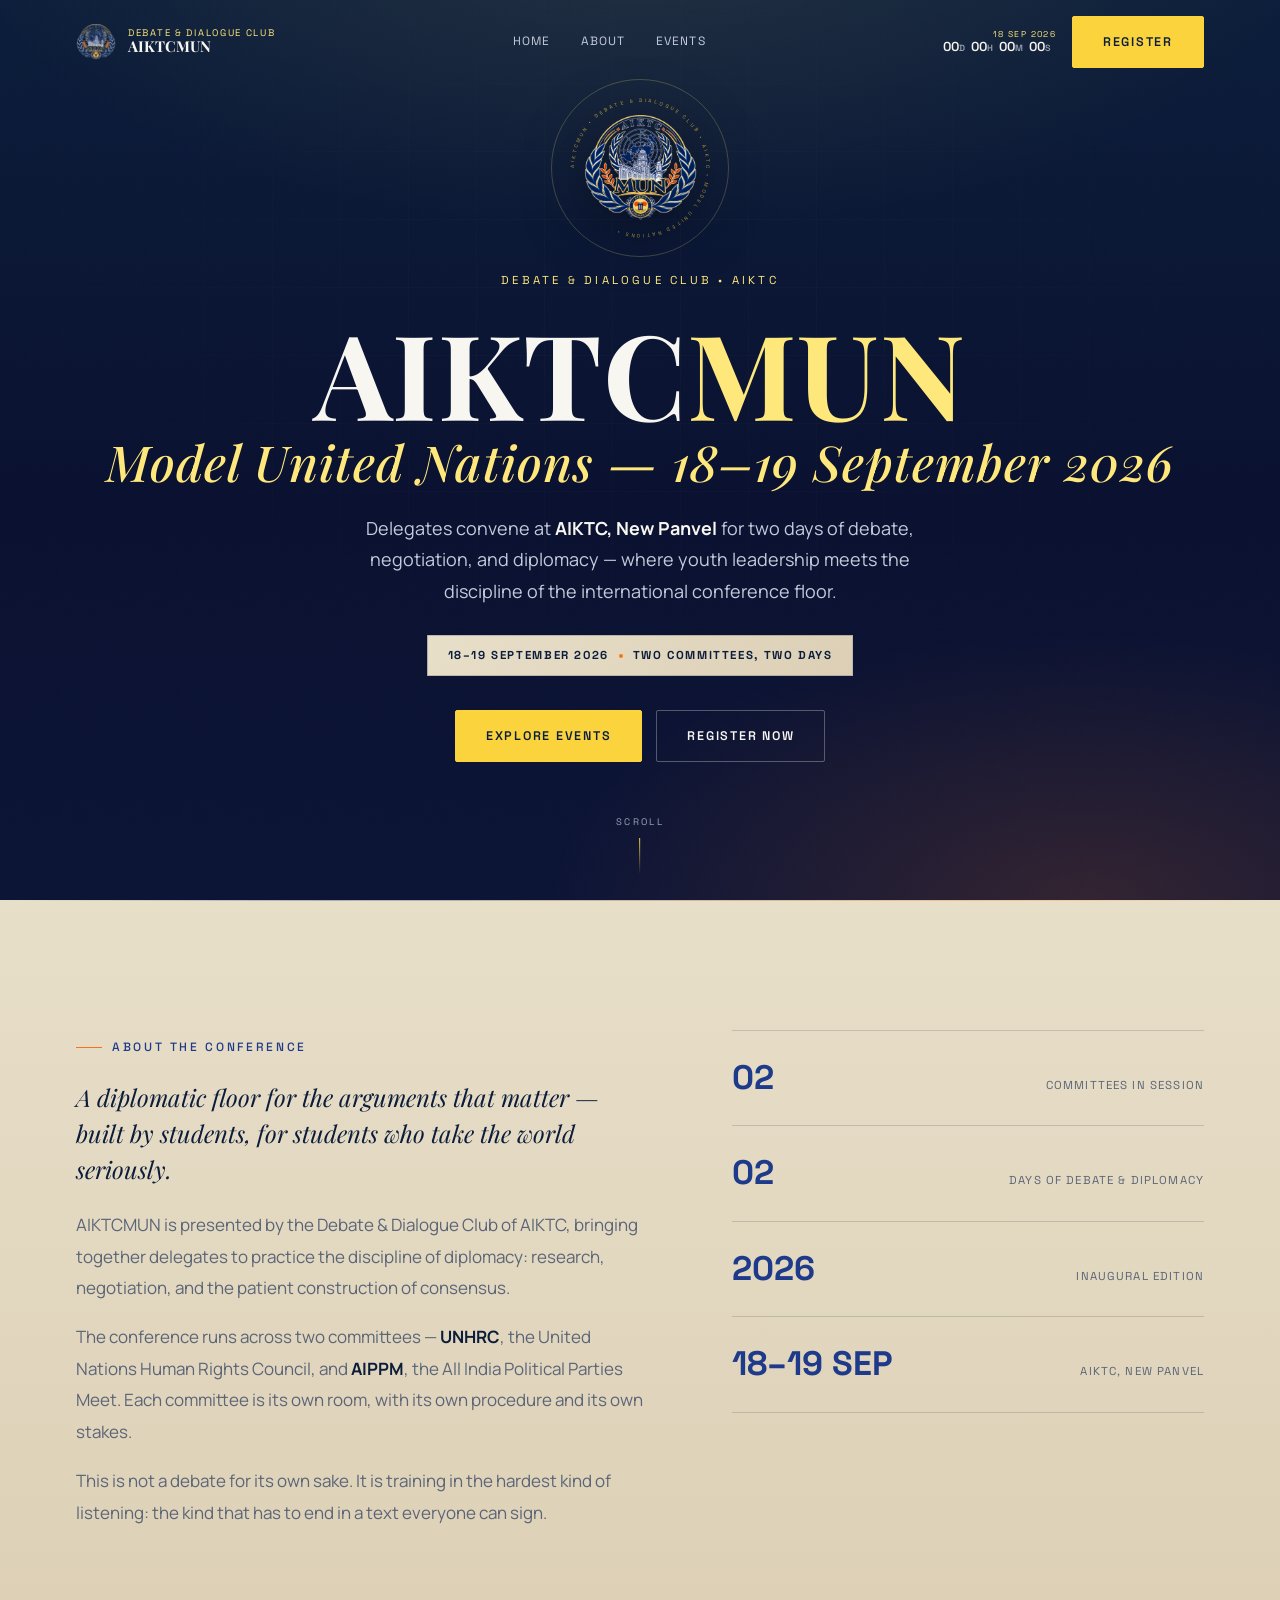
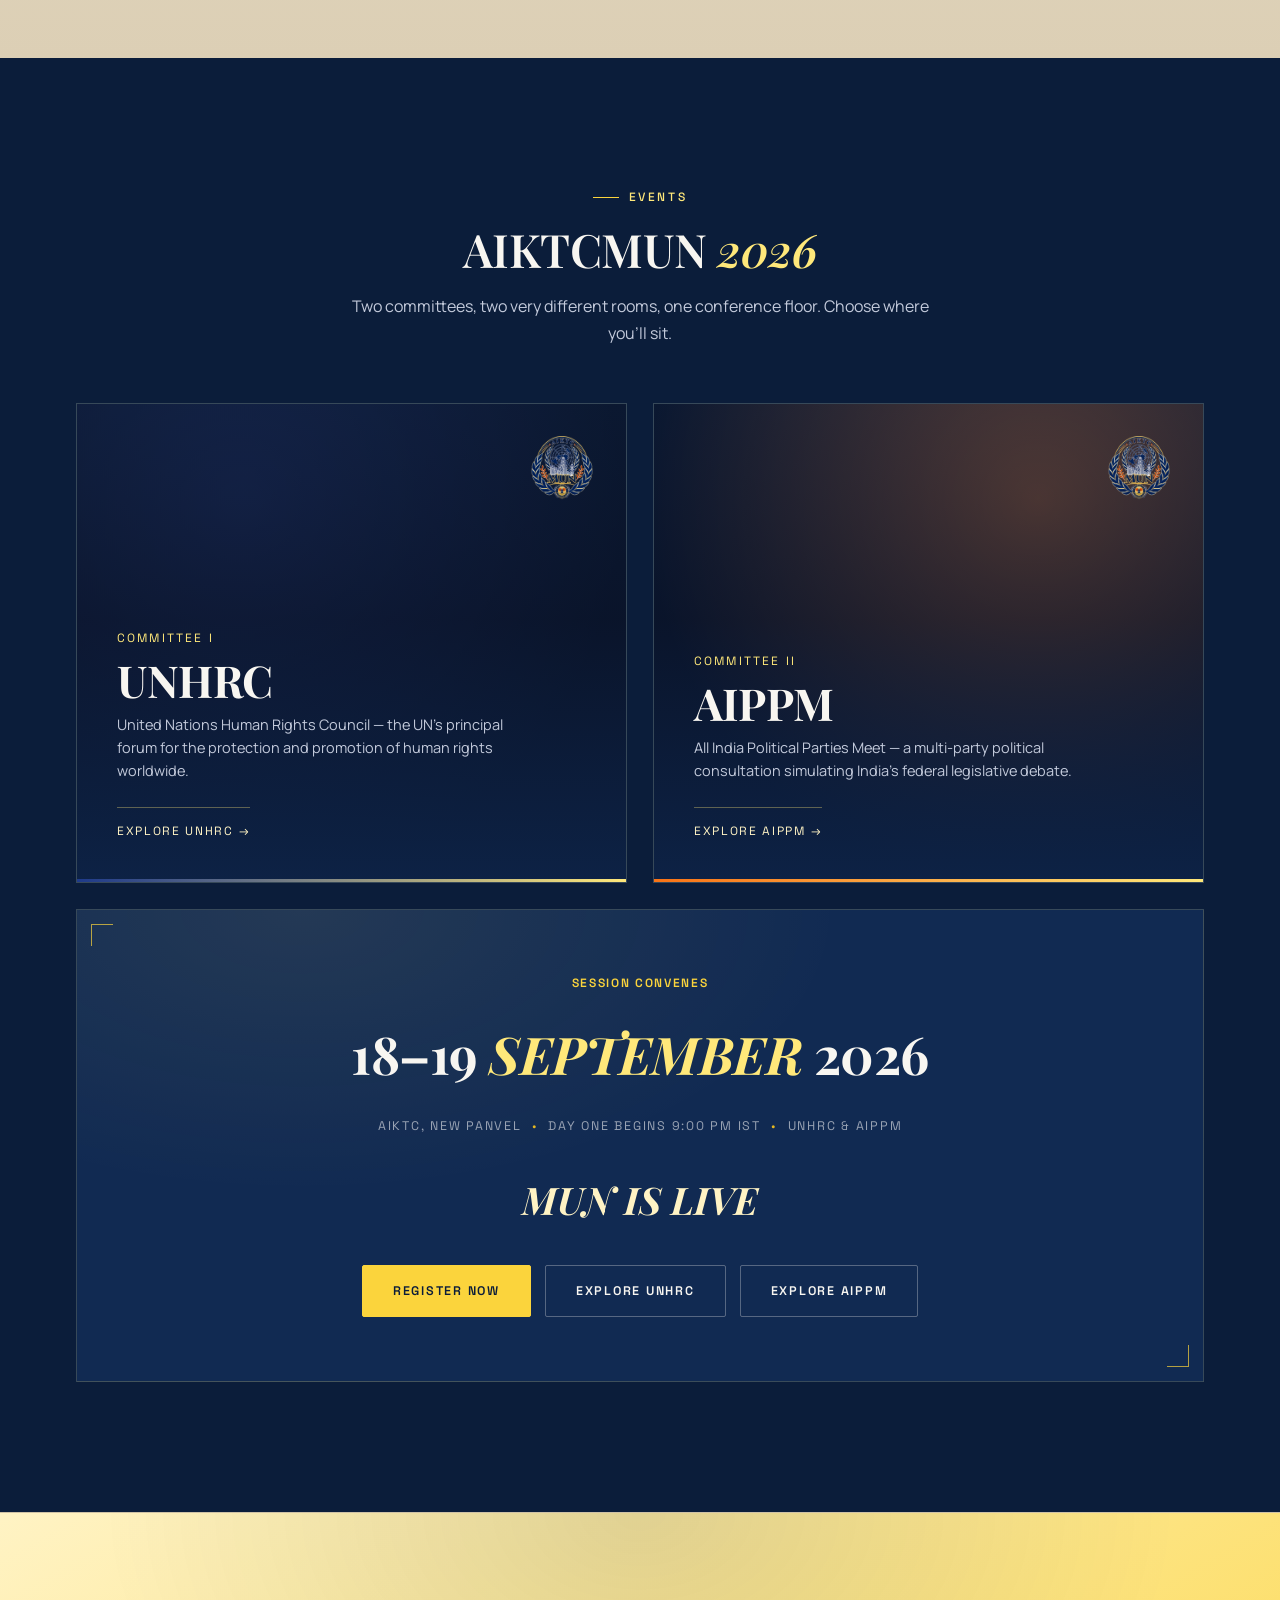
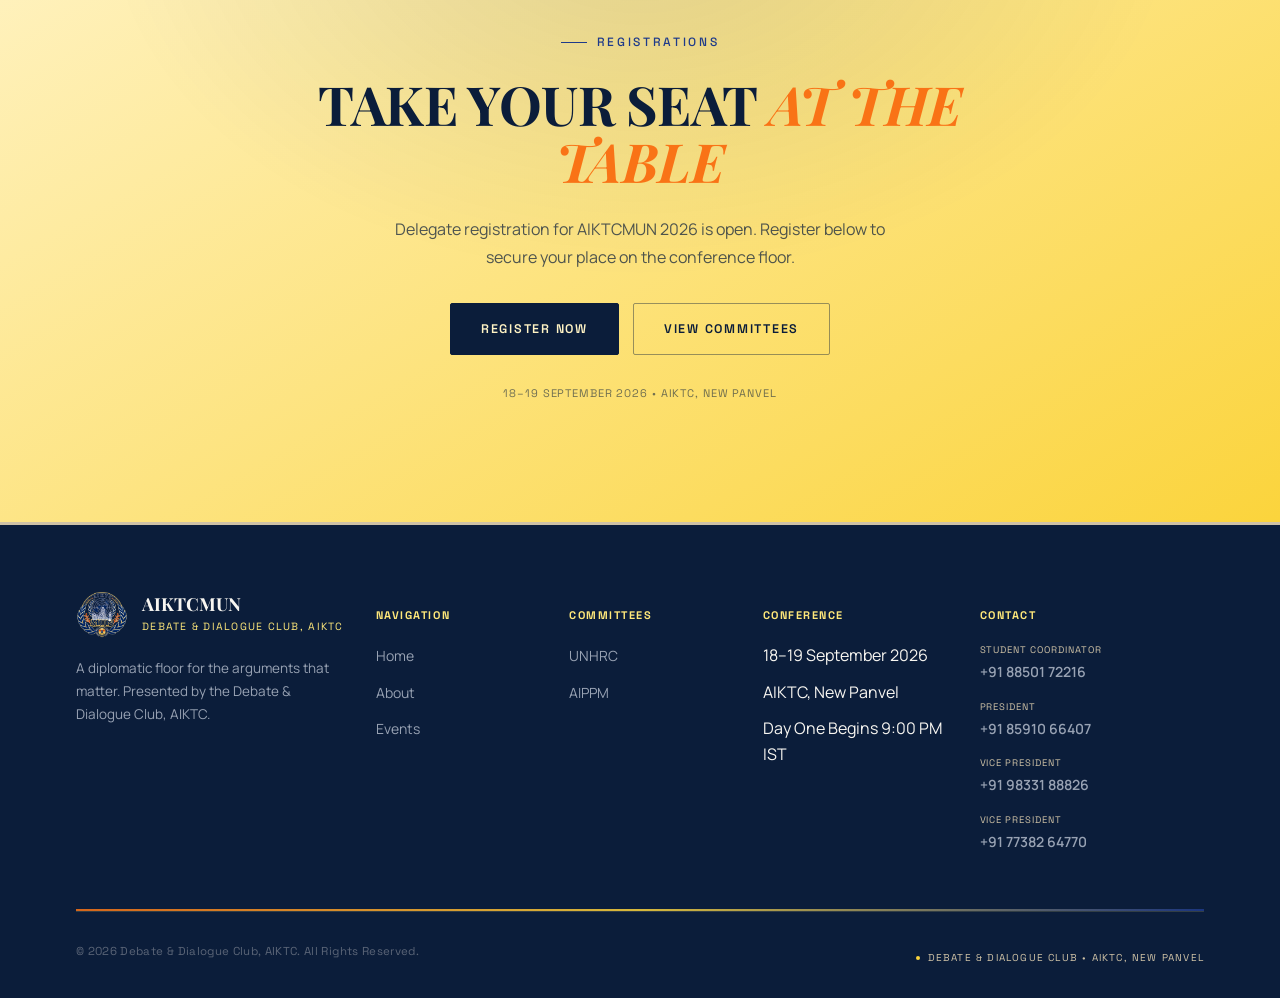
<file: index.html>
<!DOCTYPE html>
<html lang="en">
<head>
<meta charset="UTF-8">
<meta name="viewport" content="width=device-width, initial-scale=1.0">
<title>AIKTCMUN 2026 &mdash; Model United Nations</title>
<meta name="description" content="AIKTCMUN 2026, presented by the Debate &amp; Dialogue Club, AIKTC. Two committees &mdash; UNHRC and AIPPM &mdash; convene 18&ndash;19 September 2026 at AIKTC, New Panvel.">
<link rel="icon" type="image/png" href="logo.png">
<link rel="stylesheet" href="style.css">
</head>
<body>

<a href="#main" class="skip-link">Skip to main content</a>
<div class="grain" aria-hidden="true"></div>

<!-- ============================================================
     NAVBAR — Home / About / Events only
============================================================ -->
<header class="navbar" id="navbar">
  <div class="container nav-inner">
    <a href="index.html" class="nav-brand" aria-label="AIKTCMUN — Home">
      <img src="log.png" alt="AIKTCMUN official seal">
      <span class="nav-brand-text">
        <span class="l1">Debate &amp; Dialogue Club</span>
        <span class="l2 full">AIKTCMUN</span>
        <span class="l2 short">AIKTCMUN</span>
      </span>
    </a>

    <nav class="nav-links" aria-label="Primary">
      <a href="#home">Home</a>
      <a href="#about">About</a>
      <a href="#events">Events</a>
    </nav>

    <div class="nav-right">
      <div class="nav-countdown" id="nav-countdown" aria-live="off">
        <span class="cd-date">18 Sep 2026</span>
        <span class="cd-time"><span id="nc-d">--</span><span class="u">D</span><span id="nc-h">--</span><span class="u">H</span><span id="nc-m">--</span><span class="u">M</span><span id="nc-s">--</span><span class="u">S</span></span>
      </div>
      <a href="https://munform.vercel.app" class="btn btn-primary nav-cta">Register</a>
      <button class="hamburger" id="hamburger" aria-label="Open menu" aria-expanded="false" aria-controls="mobile-drawer">
        <span></span><span></span><span></span>
      </button>
    </div>
  </div>
</header>

<!-- Mobile drawer -->
<div class="mobile-drawer" id="mobile-drawer">
  <nav aria-label="Mobile">
    <a href="#home"><span>Home</span><span class="idx">01</span></a>
    <a href="#about"><span>About</span><span class="idx">02</span></a>
    <a href="#events"><span>Events</span><span class="idx">03</span></a>
  </nav>
  <div class="drawer-footer">
    <span class="drawer-cd" id="drawer-countdown">18&ndash;19 SEP 2026 · 9:00 PM IST</span>
    <a href="https://munform.vercel.app" class="btn btn-primary" style="width:100%;">Register Interest</a>
  </div>
</div>

<main id="main">

<!-- ============================================================
     HERO
============================================================ -->
<section class="hero" id="home">
  <div class="hero-graticule" aria-hidden="true"></div>

  <div class="hero-inner">
    <div class="hero-seal reveal" id="hero-seal">
      <svg class="ring" viewBox="0 0 200 200" aria-hidden="true">
        <defs>
          <path id="sealCircle" d="M 100,100 m -88,0 a 88,88 0 1,1 176,0 a 88,88 0 1,1 -176,0" />
        </defs>
        <text>
          <textPath href="#sealCircle">AIKTCMUN &#8226; DEBATE &amp; DIALOGUE CLUB &#8226; AIKTC &#8226; MODEL UNITED NATIONS &#8226;</textPath>
        </text>
      </svg>
      <img src="log.png" alt="AIKTCMUN official seal">
    </div>

    <p class="hero-eyebrow reveal">Debate &amp; Dialogue Club &bull; AIKTC</p>

    <h1 class="hero-heading reveal">
      AIKTC<span style="color:var(--gold-400);">MUN</span>
      <span class="thin">Model United Nations &mdash; 18&ndash;19 September 2026</span>
    </h1>

    <p class="hero-sub reveal">
      Delegates convene at <strong>AIKTC, New Panvel</strong> for two days of debate, negotiation, and diplomacy &mdash; where youth leadership meets the discipline of the international conference floor.
    </p>

    <div class="two-day-chip reveal">
      <span>18&ndash;19 September 2026</span>
      <span class="dot-sep"></span>
      <span>Two Committees, Two Days</span>
    </div>

    <div class="hero-ctas reveal">
      <a href="#events" class="btn btn-primary">Explore Events</a>
      <a href="https://munform.vercel.app" class="btn btn-outline">Register Now</a>
    </div>

    <div class="hero-meta reveal">
      <span>Host <b>AIKTC, New Panvel</b></span>
      <span class="dot">&bull;</span>
      <span>Dates <b>18&ndash;19 September 2026</b></span>
      <span class="dot">&bull;</span>
      <span>Begins <b>9:00 PM IST</b></span>
    </div>
  </div>

  <a href="#about" class="hero-scroll" aria-label="Scroll to about section">
    <span>SCROLL</span>
    <span class="line"></span>
  </a>
</section>

<!-- ============================================================
     ABOUT
============================================================ -->
<section class="section on-beige" id="about">
  <div class="container">
    <div class="intro-grid">
      <div class="intro-copy reveal">
        <span class="eyebrow">About the Conference</span>
        <p class="lead" style="margin-top:22px;">A diplomatic floor for the arguments that matter &mdash; built by students, for students who take the world seriously.</p>
        <p>AIKTCMUN is presented by the Debate &amp; Dialogue Club of AIKTC, bringing together delegates to practice the discipline of diplomacy: research, negotiation, and the patient construction of consensus.</p>
        <p>The conference runs across two committees &mdash; <b style="color:var(--navy-950);">UNHRC</b>, the United Nations Human Rights Council, and <b style="color:var(--navy-950);">AIPPM</b>, the All India Political Parties Meet. Each committee is its own room, with its own procedure and its own stakes.</p>
        <p>This is not a debate for its own sake. It is training in the hardest kind of listening: the kind that has to end in a text everyone can sign.</p>
      </div>

      <div class="stat-list reveal">
        <div class="stat-row"><span class="num">02</span><span class="lab">Committees in session</span></div>
        <div class="stat-row"><span class="num">02</span><span class="lab">Days of debate &amp; diplomacy</span></div>
        <div class="stat-row"><span class="num">2026</span><span class="lab">Inaugural edition</span></div>
        <div class="stat-row"><span class="num">18&ndash;19 SEP</span><span class="lab">AIKTC, New Panvel</span></div>
      </div>
    </div>
  </div>
</section>

<!-- ============================================================
     EVENTS — showcase of the two committees
============================================================ -->
<section class="section on-navy" id="events">
  <div class="container">
    <div class="section-head center reveal">
      <span class="eyebrow centered">Events</span>
      <h2 class="section-title">AIKTCMUN <em>2026</em></h2>
      <p class="section-lede" style="max-width:60ch;text-align:center;margin:0 auto;">Two committees, two very different rooms, one conference floor. Choose where you'll sit.</p>
    </div>

    <div class="committee-grid reveal-stagger" id="committee-grid">
      <a href="mun.html" class="committee-panel unhrc">
        <div class="cp-bg" style="background-image:radial-gradient(circle at 30% 20%, #1E3A8A, #0B1D3A 70%);"></div>
        <div class="cp-scrim"></div>
        <img class="cp-corner" src="log.png" alt="" aria-hidden="true">
        <div class="cp-content">
          <span class="cp-code">Committee I</span>
          <h3 class="cp-name">UNHRC</h3>
          <p class="cp-full">United Nations Human Rights Council &mdash; the UN's principal forum for the protection and promotion of human rights worldwide.</p>
          <span class="cp-cta">Explore UNHRC &rarr;</span>
        </div>
      </a>

      <a href="aippm.html" class="committee-panel aippm">
        <div class="cp-bg" style="background-image:radial-gradient(circle at 70% 20%, #F97316, #0B1D3A 72%);"></div>
        <div class="cp-scrim"></div>
        <img class="cp-corner" src="log.png" alt="" aria-hidden="true">
        <div class="cp-content">
          <span class="cp-code">Committee II</span>
          <h3 class="cp-name">AIPPM</h3>
          <p class="cp-full">All India Political Parties Meet &mdash; a multi-party political consultation simulating India's federal legislative debate.</p>
          <span class="cp-cta">Explore AIPPM &rarr;</span>
        </div>
      </a>
    </div>

    <div class="event-panel reveal" style="margin-top:26px;">
      <span class="clause-mark">SESSION CONVENES</span>
      <h3 class="event-title">18&ndash;19 <em>September</em> 2026</h3>
      <p class="event-loc">
        <span>AIKTC, New Panvel</span>
        <span class="sep">&bull;</span>
        <span>Day One Begins 9:00 PM IST</span>
        <span class="sep">&bull;</span>
        <span>UNHRC &amp; AIPPM</span>
      </p>

      <div id="main-countdown">
        <div class="countdown" id="main-countdown-units">
          <div class="unit"><span class="val" id="mc-d">00</span><span class="lab">Days</span></div>
          <span class="colon">:</span>
          <div class="unit"><span class="val" id="mc-h">00</span><span class="lab">Hours</span></div>
          <span class="colon">:</span>
          <div class="unit"><span class="val" id="mc-m">00</span><span class="lab">Mins</span></div>
          <span class="colon">:</span>
          <div class="unit"><span class="val" id="mc-s">00</span><span class="lab">Secs</span></div>
        </div>
        <p class="countdown-live" id="mc-live" hidden>MUN IS LIVE</p>
      </div>

      <div class="event-ctas">
        <a href="https://munform.vercel.app" class="btn btn-primary">Register Now</a>
        <a href="mun.html" class="btn btn-outline">Explore UNHRC</a>
        <a href="aippm.html" class="btn btn-outline">Explore AIPPM</a>
      </div>
    </div>
  </div>
</section>

<!-- ============================================================
     REGISTRATION CTA
============================================================ -->
<section class="cta-band on-gold" id="register">
  <div class="cta-band-inner reveal">
    <span class="eyebrow centered">Registrations</span>
    <h2>Take Your Seat <em>at the Table</em></h2>
    <p>Delegate registration for AIKTCMUN 2026 is open. Register below to secure your place on the conference floor.</p>
    <div class="cta-actions">
      <a href="https://munform.vercel.app" class="btn btn-primary">Register Now</a>
      <a href="#events" class="btn btn-outline">View Committees</a>
    </div>
    <span class="cta-note">18&ndash;19 September 2026 &bull; AIKTC, New Panvel</span>
  </div>
</section>

</main>

<!-- ============================================================
     FOOTER
============================================================ -->
<footer class="site-footer">
  <div class="container">
    <div class="footer-top">
      <div class="footer-brand">
        <div class="footer-brand-row">
          <img src="log.png" alt="AIKTCMUN official seal">
          <div>
            <div class="footer-brand-name">AIKTCMUN</div>
            <div class="footer-brand-sub">Debate &amp; Dialogue Club, AIKTC</div>
          </div>
        </div>
        <p>A diplomatic floor for the arguments that matter. Presented by the Debate &amp; Dialogue Club, AIKTC.</p>
      </div>

      <div class="footer-col">
        <h5>Navigation</h5>
        <ul>
          <li><a href="#home">Home</a></li>
          <li><a href="#about">About</a></li>
          <li><a href="#events">Events</a></li>
        </ul>
      </div>

      <div class="footer-col">
        <h5>Committees</h5>
        <ul>
          <li><a href="mun.html">UNHRC</a></li>
          <li><a href="aippm.html">AIPPM</a></li>
        </ul>
      </div>

      <div class="footer-col">
        <h5>Conference</h5>
        <ul>
          <li>18&ndash;19 September 2026</li>
          <li>AIKTC, New Panvel</li>
          <li>Day One Begins 9:00 PM IST</li>
        </ul>
      </div>

      <div class="footer-col contact-col">
        <h5>Contact</h5>
        <ul>
          <li class="footer-contact-item">
            <span class="fc-role">Student Coordinator</span>
            <a href="tel:+918850172216">+91 88501 72216</a>
          </li>
          <li class="footer-contact-item">
            <span class="fc-role">President</span>
            <a href="tel:+918591066407">+91 85910 66407</a>
          </li>
          <li class="footer-contact-item">
            <span class="fc-role">Vice President</span>
            <a href="tel:+919833188826">+91 98331 88826</a>
          </li>
          <li class="footer-contact-item">
            <span class="fc-role">Vice President</span>
            <a href="tel:+917738264770">+91 77382 64770</a>
          </li>
        </ul>
      </div>
    </div>

    <div class="footer-accent-rule" aria-hidden="true"></div>

    <div class="footer-bottom">
      <p>&copy; 2026 Debate &amp; Dialogue Club, AIKTC. All Rights Reserved.</p>
      <span class="footer-tag"><span class="dot"></span>Debate &amp; Dialogue Club &bull; AIKTC, New Panvel</span>
    </div>
  </div>
</footer>

<script src="script.js"></script>
</body>
</html>
</file>
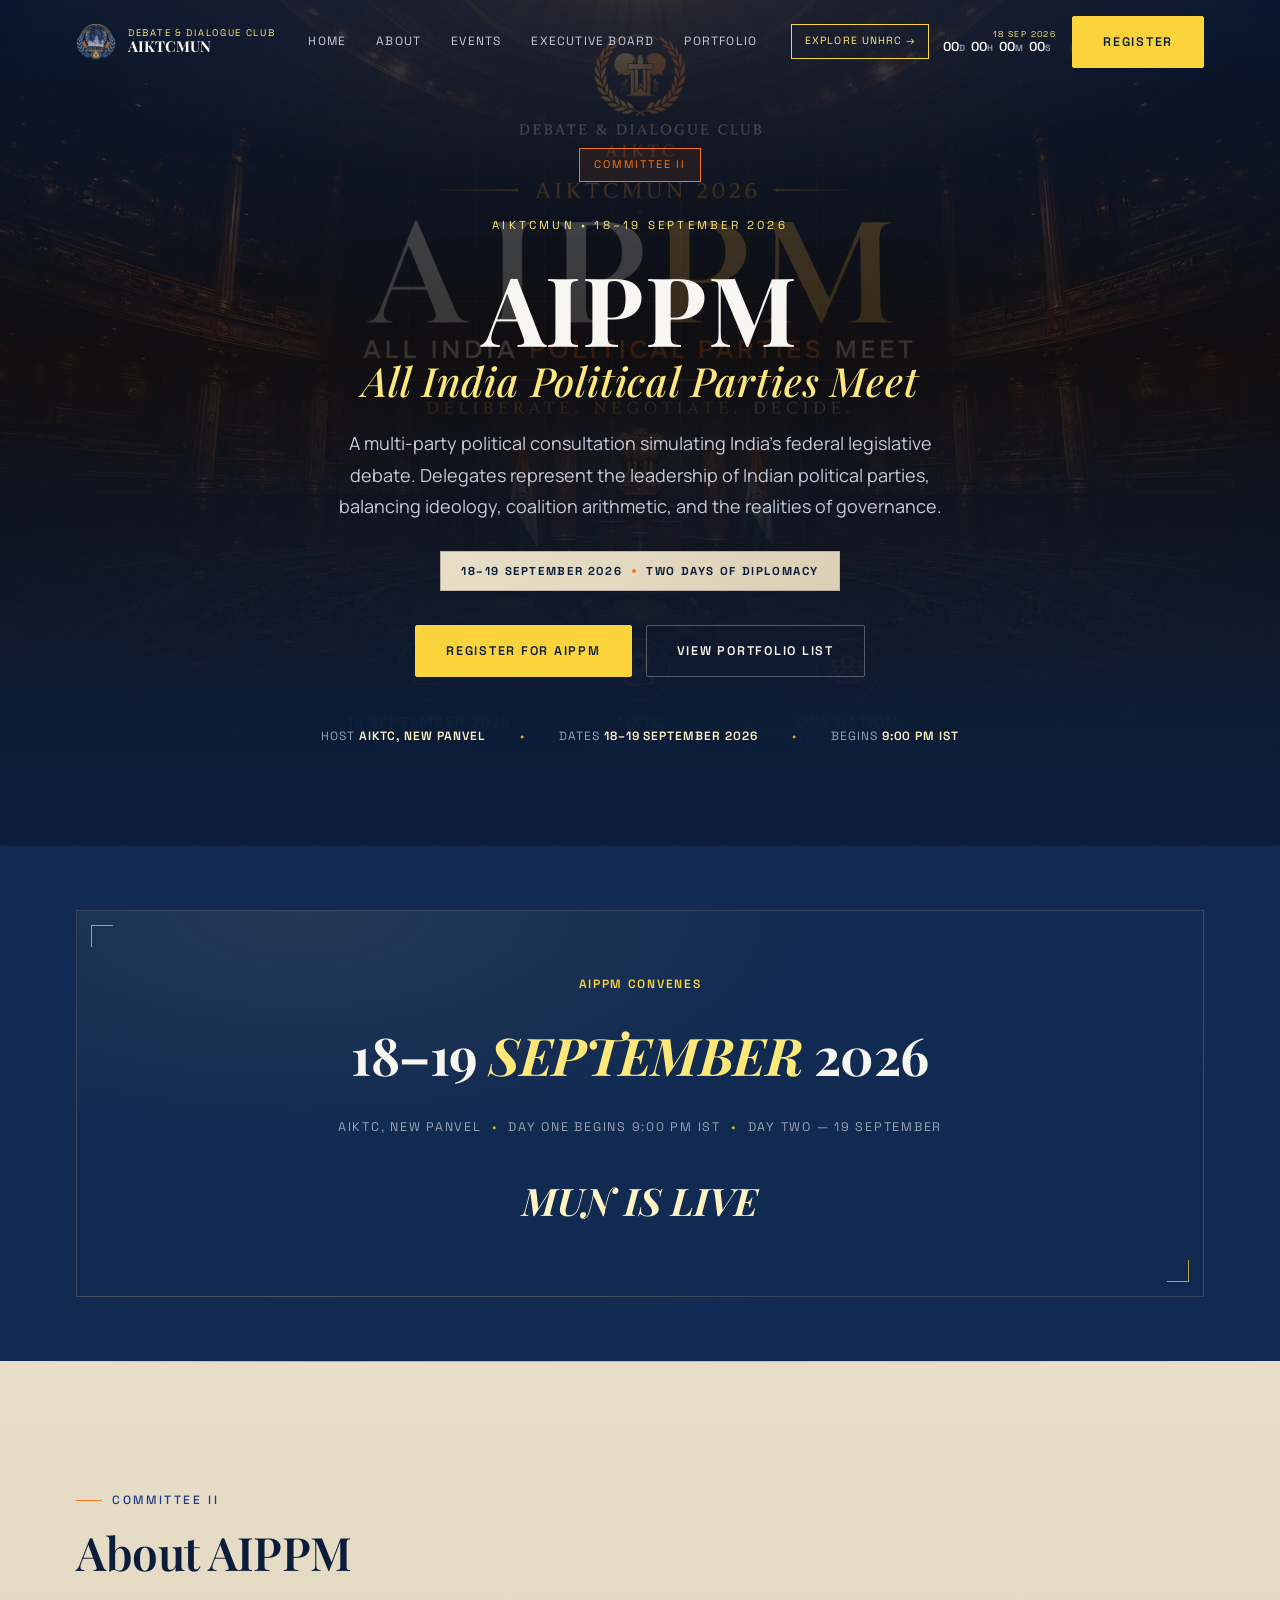
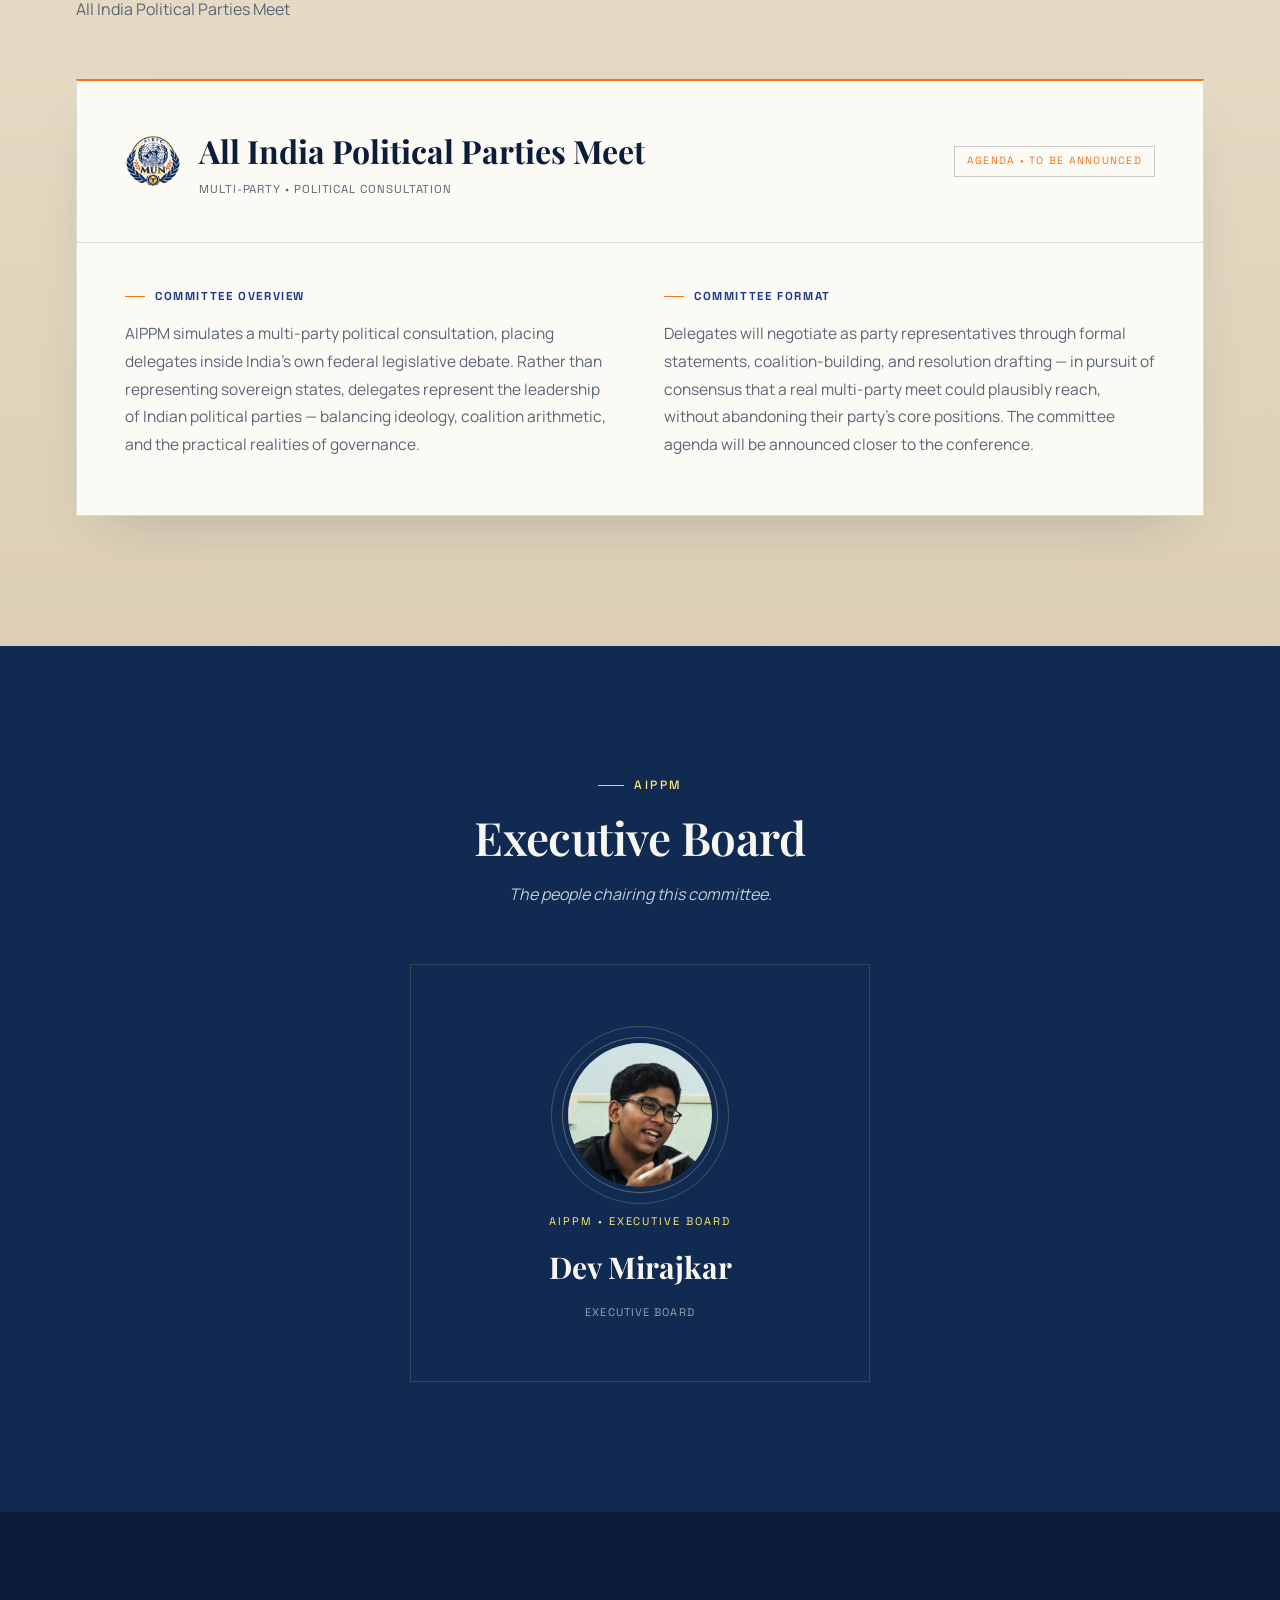
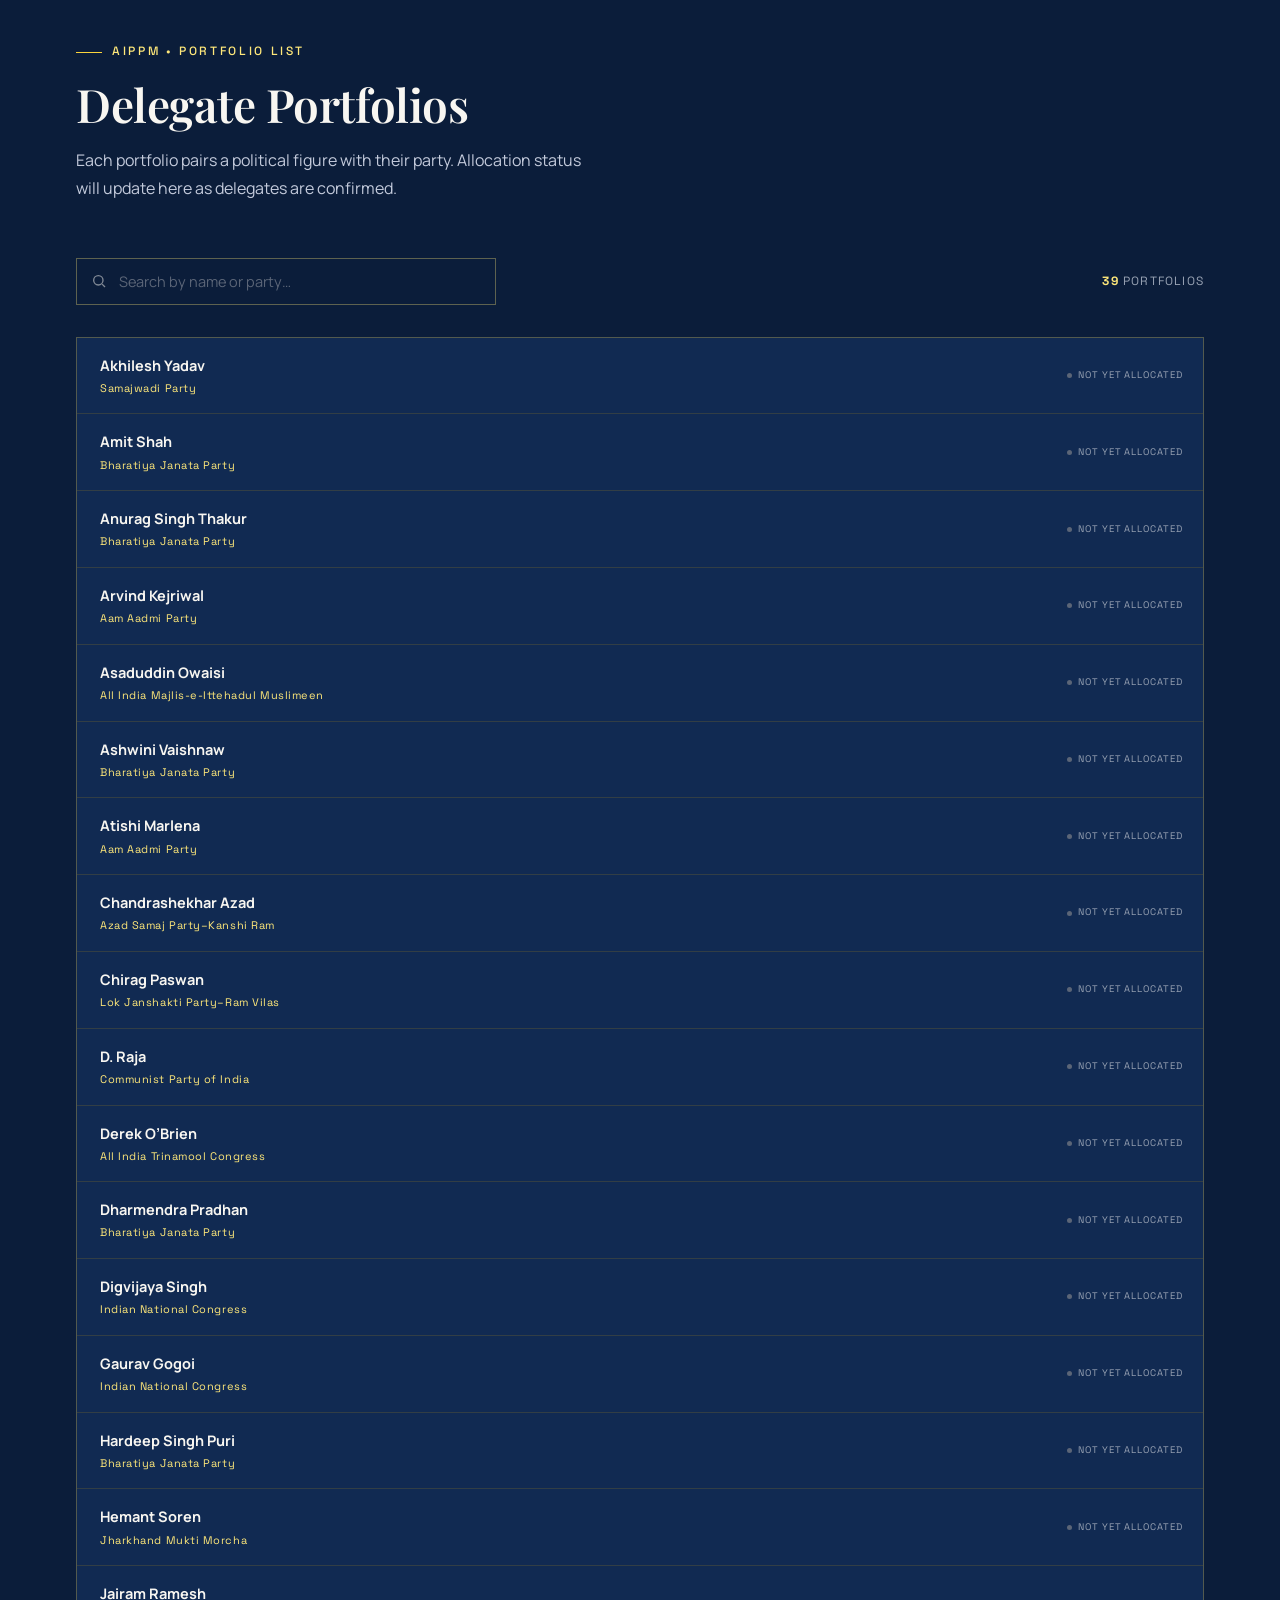
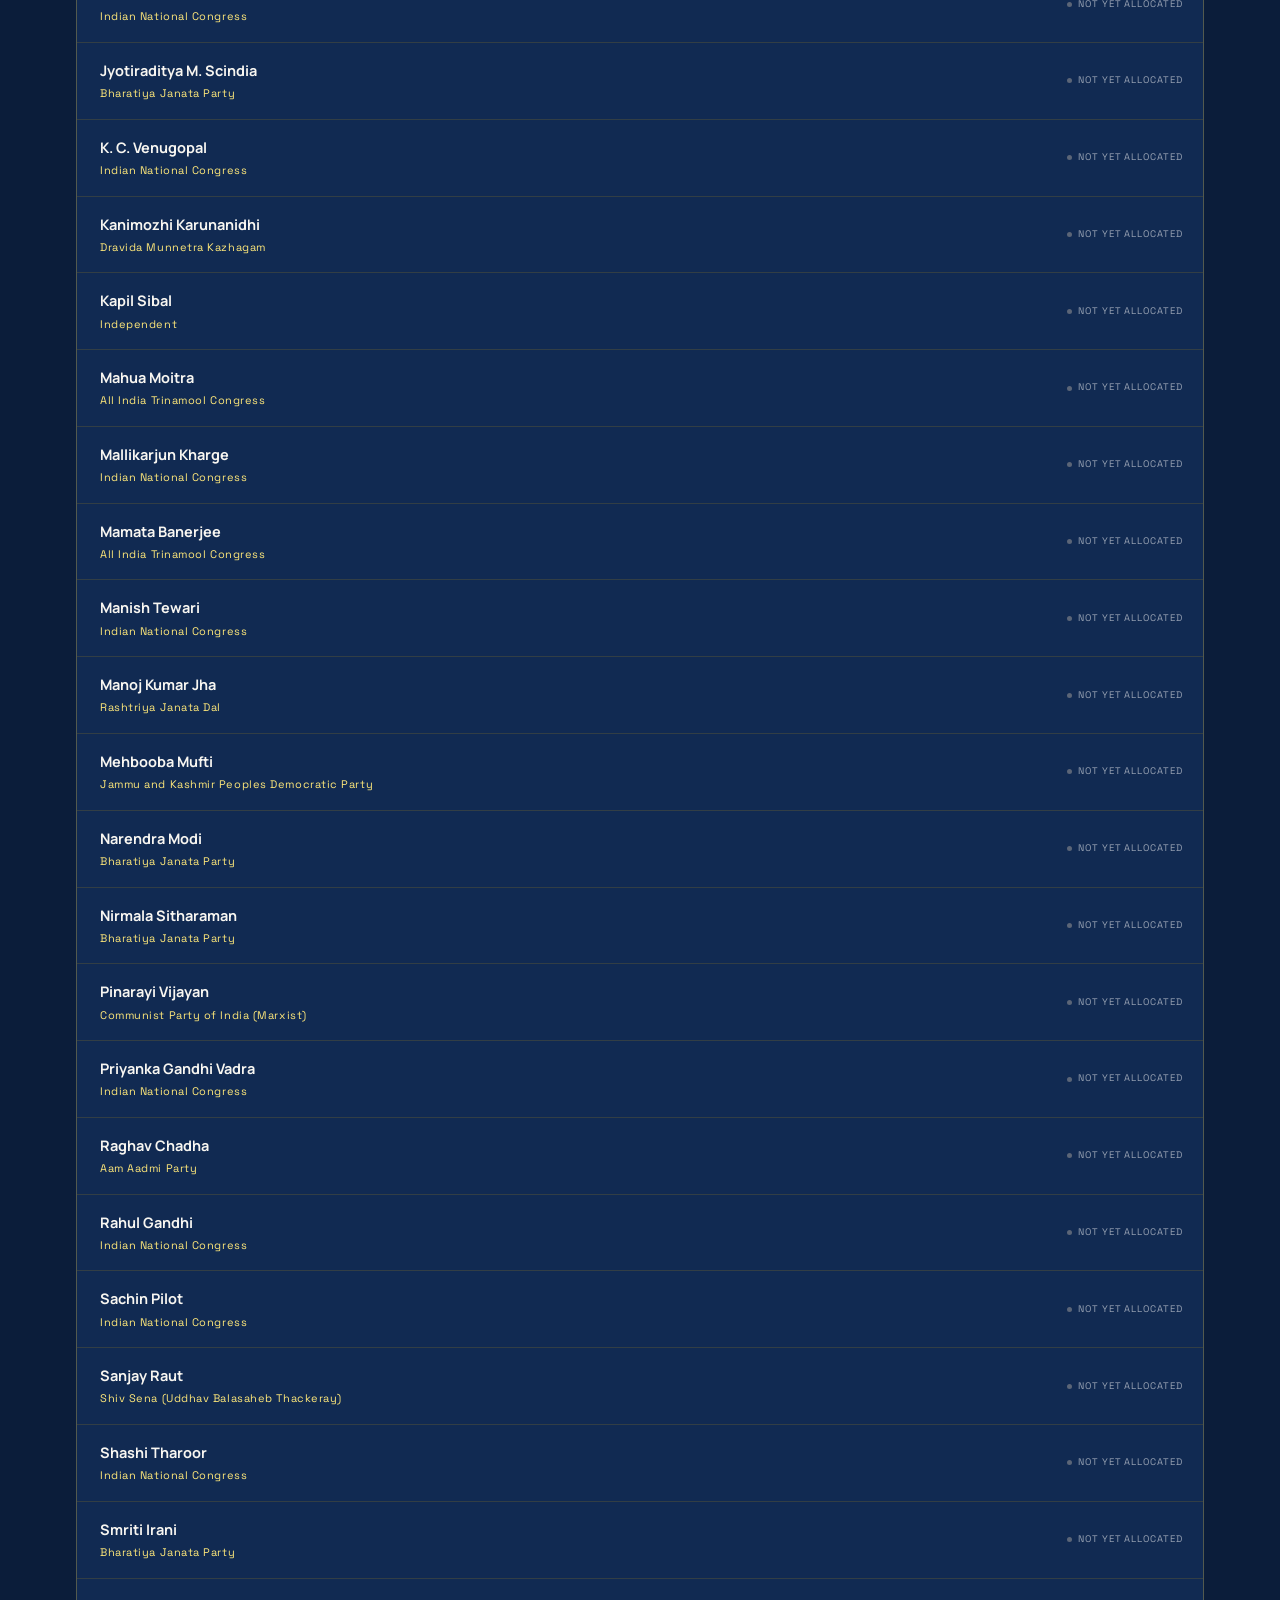
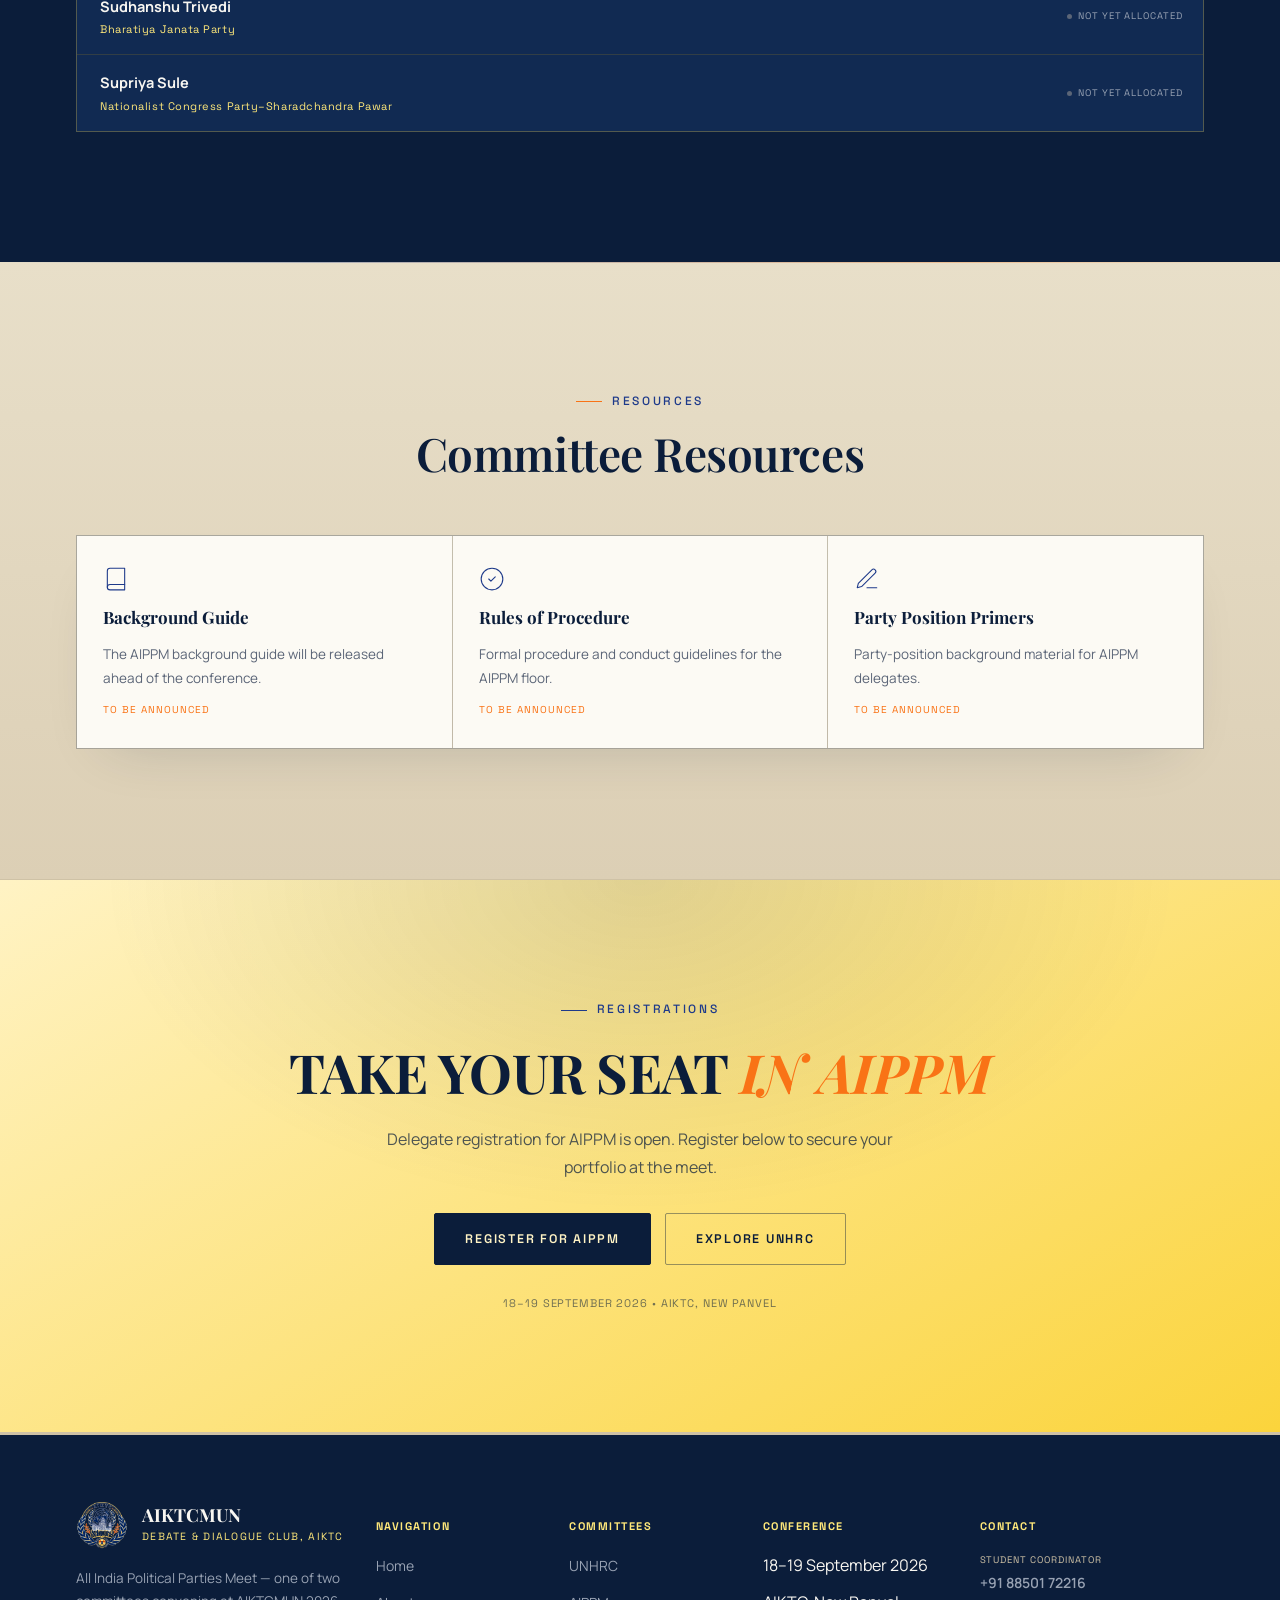
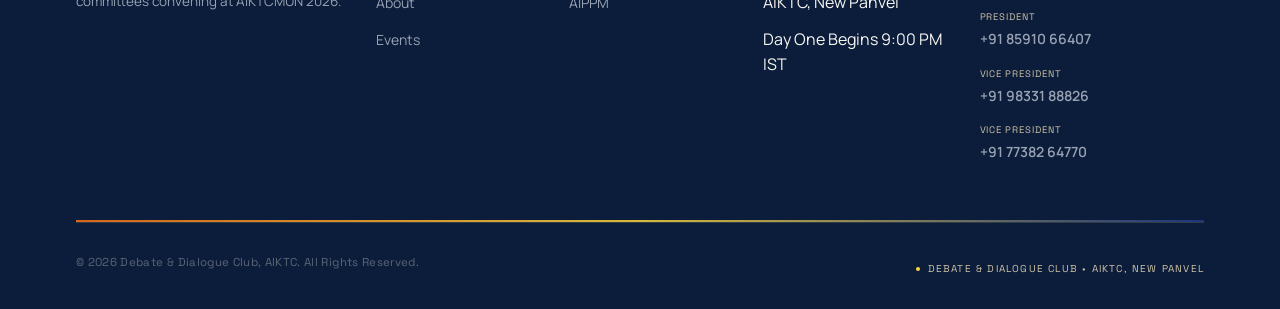
<file: aippm.html>
<!DOCTYPE html>
<html lang="en">
<head>
<meta charset="UTF-8">
<meta name="viewport" content="width=device-width, initial-scale=1.0">
<title>AIPPM &mdash; AIKTCMUN 2026</title>
<meta name="description" content="AIKTCMUN 2026 &mdash; All India Political Parties Meet (AIPPM). Committee overview, Executive Board, and the full portfolio list. 18&ndash;19 September 2026, AIKTC, New Panvel.">
<link rel="icon" type="image/png" href="logo.png">
<link rel="stylesheet" href="style.css">
</head>
<body>

<a href="#main" class="skip-link">Skip to main content</a>
<div class="grain" aria-hidden="true"></div>

<!-- ============================================================
     NAVBAR
============================================================ -->
<header class="navbar" id="navbar">
  <div class="container nav-inner">
    <a href="index.html" class="nav-brand" aria-label="AIKTCMUN — Home">
      <img src="log.png" alt="AIKTCMUN official seal">
      <span class="nav-brand-text">
        <span class="l1">Debate &amp; Dialogue Club</span>
        <span class="l2 full">AIKTCMUN</span>
        <span class="l2 short">AIKTCMUN</span>
      </span>
    </a>

    <nav class="nav-links" aria-label="Primary">
      <a href="index.html#home">Home</a>
      <a href="index.html#about">About</a>
      <a href="index.html#events">Events</a>
      <a href="#eb">Executive Board</a>
      <a href="#portfolio">Portfolio</a>
    </nav>

    <div class="nav-right">
      <a href="mun.html" class="nav-crosslink">Explore UNHRC &rarr;</a>
      <div class="nav-countdown" id="nav-countdown" aria-live="off">
        <span class="cd-date">18 Sep 2026</span>
        <span class="cd-time"><span id="nc-d">--</span><span class="u">D</span><span id="nc-h">--</span><span class="u">H</span><span id="nc-m">--</span><span class="u">M</span><span id="nc-s">--</span><span class="u">S</span></span>
      </div>
      <a href="https://munform.vercel.app" class="btn btn-primary nav-cta">Register</a>
      <button class="hamburger" id="hamburger" aria-label="Open menu" aria-expanded="false" aria-controls="mobile-drawer">
        <span></span><span></span><span></span>
      </button>
    </div>
  </div>
</header>

<!-- Mobile drawer -->
<div class="mobile-drawer" id="mobile-drawer">
  <nav aria-label="Mobile">
    <a href="index.html#home"><span>Home</span><span class="idx">01</span></a>
    <a href="index.html#about"><span>About</span><span class="idx">02</span></a>
    <a href="index.html#events"><span>Events</span><span class="idx">03</span></a>
    <a href="#eb"><span>Executive Board</span><span class="idx">04</span></a>
    <a href="#portfolio"><span>Portfolio</span><span class="idx">05</span></a>
    <a href="mun.html"><span>Explore UNHRC</span><span class="idx">06</span></a>
  </nav>
  <div class="drawer-footer">
    <span class="drawer-cd" id="drawer-countdown">18&ndash;19 SEP 2026 · 9:00 PM IST</span>
    <a href="https://munform.vercel.app" class="btn btn-primary" style="width:100%;">Register Interest</a>
  </div>
</div>

<main id="main">

<!-- ============================================================
     HERO — AIPPM
============================================================ -->
<section class="hero committee-hero aippm-bg" id="home">
  <div class="hero-photo" aria-hidden="true"></div>
  <div class="hero-scrim" aria-hidden="true"></div>
  <div class="hero-graticule" aria-hidden="true"></div>

  <div class="hero-inner">
    <span class="committee-tag reveal">Committee II</span>

    <p class="hero-eyebrow reveal" style="margin-top:6px;">AIKTCMUN &bull; 18&ndash;19 September 2026</p>

    <h1 class="hero-heading reveal">
      AIPPM
      <span class="thin">All India Political Parties Meet</span>
    </h1>

    <p class="hero-sub reveal">
      A multi-party political consultation simulating India's federal legislative debate. Delegates represent the leadership of Indian political parties, balancing ideology, coalition arithmetic, and the realities of governance.
    </p>

    <div class="two-day-chip reveal">
      <span>18&ndash;19 September 2026</span>
      <span class="dot-sep"></span>
      <span>Two Days of Diplomacy</span>
    </div>

    <div class="hero-ctas reveal">
      <a href="https://munform.vercel.app" class="btn btn-primary">Register for AIPPM</a>
      <a href="#portfolio" class="btn btn-outline">View Portfolio List</a>
    </div>

    <div class="hero-meta reveal">
      <span>Host <b>AIKTC, New Panvel</b></span>
      <span class="dot">&bull;</span>
      <span>Dates <b>18&ndash;19 September 2026</b></span>
      <span class="dot">&bull;</span>
      <span>Begins <b>9:00 PM IST</b></span>
    </div>
  </div>
</section>

<!-- ============================================================
     COUNTDOWN
============================================================ -->
<section class="section on-navy-raised tight">
  <div class="container">
    <div class="event-panel reveal">
      <span class="clause-mark">AIPPM CONVENES</span>
      <h3 class="event-title">18&ndash;19 <em>September</em> 2026</h3>
      <p class="event-loc">
        <span>AIKTC, New Panvel</span>
        <span class="sep">&bull;</span>
        <span>Day One Begins 9:00 PM IST</span>
        <span class="sep">&bull;</span>
        <span>Day Two &mdash; 19 September</span>
      </p>

      <div id="main-countdown">
        <div class="countdown" id="main-countdown-units">
          <div class="unit"><span class="val" id="mc-d">00</span><span class="lab">Days</span></div>
          <span class="colon">:</span>
          <div class="unit"><span class="val" id="mc-h">00</span><span class="lab">Hours</span></div>
          <span class="colon">:</span>
          <div class="unit"><span class="val" id="mc-m">00</span><span class="lab">Mins</span></div>
          <span class="colon">:</span>
          <div class="unit"><span class="val" id="mc-s">00</span><span class="lab">Secs</span></div>
        </div>
        <p class="countdown-live" id="mc-live" hidden>MUN IS LIVE</p>
      </div>
    </div>
  </div>
</section>

<!-- ============================================================
     ABOUT AIPPM / COMMITTEE OVERVIEW
============================================================ -->
<section class="section on-beige" id="about-aippm">
  <div class="container">
    <div class="section-head reveal">
      <span class="eyebrow">Committee II</span>
      <h2 class="section-title">About AIPPM</h2>
      <p class="section-lede">All India Political Parties Meet</p>
    </div>

    <div class="agenda-block orange-top reveal">
      <div class="agenda-head">
        <div class="ah-left">
          <img src="log.png" alt="">
          <div>
            <div class="ah-name">All India Political Parties Meet</div>
            <div class="ah-full">Multi-Party &bull; Political Consultation</div>
          </div>
        </div>
        <span class="badge">Agenda &bull; To Be Announced</span>
      </div>

      <div class="agenda-body">
        <div class="agenda-cols">
          <div class="agenda-col">
            <h4>Committee Overview</h4>
            <p>AIPPM simulates a multi-party political consultation, placing delegates inside India's own federal legislative debate. Rather than representing sovereign states, delegates represent the leadership of Indian political parties &mdash; balancing ideology, coalition arithmetic, and the practical realities of governance.</p>
          </div>
          <div class="agenda-col">
            <h4>Committee Format</h4>
            <p>Delegates will negotiate as party representatives through formal statements, coalition-building, and resolution drafting &mdash; in pursuit of consensus that a real multi-party meet could plausibly reach, without abandoning their party's core positions. The committee agenda will be announced closer to the conference.</p>
          </div>
        </div>
      </div>
    </div>
  </div>
</section>

<!-- ============================================================
     EXECUTIVE BOARD — AIPPM only
============================================================ -->
<section class="section on-navy-raised" id="eb">
  <div class="container">
    <div class="section-head center reveal">
      <span class="eyebrow centered">AIPPM</span>
      <h2 class="section-title">Executive Board</h2>
      <p class="section-lede" style="text-align:center;max-width:52ch;font-style:italic;margin:0 auto;">The people chairing this committee.</p>
    </div>

    <div class="eb-showcase single reveal-stagger" id="eb-showcase">
      <div class="eb-feature">
        <div class="eb-feature-photo">
          <div class="eb-feature-photo-inner">
            <img src="Dev Mirajkar.jpeg" alt="Dev Mirajkar — AIPPM Executive Board">
          </div>
        </div>
        <span class="eb-feature-committee">AIPPM &bull; Executive Board</span>
        <span class="eb-feature-name">Dev Mirajkar</span>
        <span class="eb-feature-position">Executive Board</span>
      </div>
    </div>
  </div>
</section>

<!-- ============================================================
     PORTFOLIO LIST
============================================================ -->
<section class="section on-navy" id="portfolio">
  <div class="container">
    <div class="section-head reveal">
      <span class="eyebrow">AIPPM &bull; Portfolio List</span>
      <h2 class="section-title">Delegate Portfolios</h2>
      <p class="section-lede">Each portfolio pairs a political figure with their party. Allocation status will update here as delegates are confirmed.</p>
    </div>

    <div class="portfolio-toolbar reveal">
      <div class="portfolio-search">
        <svg viewBox="0 0 24 24" fill="none" stroke="currentColor" stroke-width="2" aria-hidden="true"><circle cx="11" cy="11" r="7"/><path d="m21 21-4.3-4.3"/></svg>
        <input type="text" id="aippm-search-input" placeholder="Search by name or party&hellip;" aria-label="Search AIPPM portfolios">
      </div>
      <span class="portfolio-count"><b id="aippm-count-num">39</b> Portfolios</span>
    </div>

    <div class="portfolio-list reveal" id="aippm-portfolio-list"></div>
  </div>
</section>

<!-- ============================================================
     RESOURCES
============================================================ -->
<section class="section on-beige">
  <div class="container">
    <div class="section-head center reveal">
      <span class="eyebrow centered">Resources</span>
      <h2 class="section-title">Committee Resources</h2>
    </div>

    <div class="resource-grid reveal-stagger">
      <div class="resource-cell">
        <svg viewBox="0 0 24 24" fill="none" stroke-linecap="round" stroke-linejoin="round"><path d="M4 19.5A2.5 2.5 0 0 1 6.5 17H20"/><path d="M6.5 2H20v20H6.5A2.5 2.5 0 0 1 4 19.5v-15A2.5 2.5 0 0 1 6.5 2z"/></svg>
        <h4>Background Guide</h4>
        <p>The AIPPM background guide will be released ahead of the conference.</p>
        <span class="rc-status">To Be Announced</span>
      </div>
      <div class="resource-cell">
        <svg viewBox="0 0 24 24" fill="none" stroke-linecap="round" stroke-linejoin="round"><path d="M9 12l2 2 4-4"/><circle cx="12" cy="12" r="10"/></svg>
        <h4>Rules of Procedure</h4>
        <p>Formal procedure and conduct guidelines for the AIPPM floor.</p>
        <span class="rc-status">To Be Announced</span>
      </div>
      <div class="resource-cell">
        <svg viewBox="0 0 24 24" fill="none" stroke-linecap="round" stroke-linejoin="round"><path d="M12 20h9"/><path d="M16.5 3.5a2.1 2.1 0 0 1 3 3L7 19l-4 1 1-4Z"/></svg>
        <h4>Party Position Primers</h4>
        <p>Party-position background material for AIPPM delegates.</p>
        <span class="rc-status">To Be Announced</span>
      </div>
    </div>
  </div>
</section>

<!-- ============================================================
     REGISTRATION CTA
============================================================ -->
<section class="cta-band on-gold" id="register">
  <div class="cta-band-inner reveal">
    <span class="eyebrow centered">Registrations</span>
    <h2>Take Your Seat <em>in AIPPM</em></h2>
    <p>Delegate registration for AIPPM is open. Register below to secure your portfolio at the meet.</p>
    <div class="cta-actions">
      <a href="https://munform.vercel.app" class="btn btn-primary">Register for AIPPM</a>
      <a href="mun.html" class="btn btn-outline">Explore UNHRC</a>
    </div>
    <span class="cta-note">18&ndash;19 September 2026 &bull; AIKTC, New Panvel</span>
  </div>
</section>

</main>

<!-- ============================================================
     FOOTER
============================================================ -->
<footer class="site-footer">
  <div class="container">
    <div class="footer-top">
      <div class="footer-brand">
        <div class="footer-brand-row">
          <img src="log.png" alt="AIKTCMUN official seal">
          <div>
            <div class="footer-brand-name">AIKTCMUN</div>
            <div class="footer-brand-sub">Debate &amp; Dialogue Club, AIKTC</div>
          </div>
        </div>
        <p>All India Political Parties Meet &mdash; one of two committees convening at AIKTCMUN 2026.</p>
      </div>

      <div class="footer-col">
        <h5>Navigation</h5>
        <ul>
          <li><a href="index.html#home">Home</a></li>
          <li><a href="index.html#about">About</a></li>
          <li><a href="index.html#events">Events</a></li>
        </ul>
      </div>

      <div class="footer-col">
        <h5>Committees</h5>
        <ul>
          <li><a href="mun.html">UNHRC</a></li>
          <li><a href="aippm.html">AIPPM</a></li>
        </ul>
      </div>

      <div class="footer-col">
        <h5>Conference</h5>
        <ul>
          <li>18&ndash;19 September 2026</li>
          <li>AIKTC, New Panvel</li>
          <li>Day One Begins 9:00 PM IST</li>
        </ul>
      </div>

      <div class="footer-col contact-col">
        <h5>Contact</h5>
        <ul>
          <li class="footer-contact-item">
            <span class="fc-role">Student Coordinator</span>
            <a href="tel:+918850172216">+91 88501 72216</a>
          </li>
          <li class="footer-contact-item">
            <span class="fc-role">President</span>
            <a href="tel:+918591066407">+91 85910 66407</a>
          </li>
          <li class="footer-contact-item">
            <span class="fc-role">Vice President</span>
            <a href="tel:+919833188826">+91 98331 88826</a>
          </li>
          <li class="footer-contact-item">
            <span class="fc-role">Vice President</span>
            <a href="tel:+917738264770">+91 77382 64770</a>
          </li>
        </ul>
      </div>
    </div>

    <div class="footer-accent-rule" aria-hidden="true"></div>

    <div class="footer-bottom">
      <p>&copy; 2026 Debate &amp; Dialogue Club, AIKTC. All Rights Reserved.</p>
      <span class="footer-tag"><span class="dot"></span>Debate &amp; Dialogue Club &bull; AIKTC, New Panvel</span>
    </div>
  </div>
</footer>

<script src="script.js"></script>
</body>
</html>
</file>
<file: style.css>
/* ============================================================
   AIKTC MODEL UNITED NATIONS — Stylesheet
   Design language: Diplomatic editorial. Midnight navy + champagne
   gold + ivory, with oxblood as a rare accent. Resolution-clause
   numbering (PP/OP) is used as the structural signature throughout,
   echoing how real UN resolutions are drafted.
   ============================================================ */

/* ---------- Fonts ---------- */
@import url('https://fonts.googleapis.com/css2?family=Playfair+Display:ital,wght@0,500;0,600;0,700;0,800;1,500&family=Manrope:wght@400;500;600;700;800&family=Space+Grotesk:wght@400;500;600;700&display=swap');

/* ---------- Tokens ---------- */
:root{
  /* core palette — Debate & Dialogue Club official palette */
  --navy-950:#0B1D3A;   /* Midnight Navy */
  --navy-900:#0d2245;
  --navy-850:#112a52;
  --navy-800:#15305c;
  --navy-700:#1E3A8A;   /* Royal Blue */
  --navy-600:#2c49a0;
  --gold-300:#FFF3C4;   /* Butter Yellow, light */
  --gold-400:#FFE87A;   /* Butter Yellow */
  --gold-500:#FBD43C;   /* Butter Yellow, deep (buttons/contrast) */
  --gold-600:#E5B821;
  --ivory-50:#F8F6F1;   /* Ivory */
  --ivory-100:#F0ECE1;
  --paper:#F8F6F1;
  --slate-700:#1F2937;  /* Deep Slate */
  --slate-500:#5B6577;
  --slate-300:#98A2B3;
  --oxblood:#F97316;    /* Burnt Orange */
  --oxblood-600:#DB5F0A;
  --beige-100:#E8DFC9;  /* Beige, light */
  --beige-200:#DCCFB5;  /* Beige, mid */
  --beige-300:#CFC2A6;  /* Beige, deep */

  /* semantic */
  --bg:#0B1D3A;
  --surface:var(--navy-850);
  --surface-raised:var(--navy-800);
  --line:rgba(255,232,122,0.16);
  --line-strong:rgba(255,232,122,0.34);
  --text-onDark:var(--ivory-50);
  --text-onDark-dim:#c3cadb;
  --text-onLight:var(--navy-950);
  --text-onLight-dim:var(--slate-500);

  /* type */
  --font-display:'Playfair Display', 'Iowan Old Style', Georgia, serif;
  --font-body:'Manrope', -apple-system, sans-serif;
  --font-mono:'Space Grotesk', 'JetBrains Mono', monospace;

  /* layout */
  --container:1240px;
  --nav-h:84px;
  --nav-h-mobile:68px;
  --radius-sm:2px;
  --radius-md:4px;

  --ease:cubic-bezier(.16,.8,.28,1);
}

*,*::before,*::after{box-sizing:border-box;}
html{scroll-behavior:smooth;}
@media (prefers-reduced-motion: reduce){
  html{scroll-behavior:auto;}
  *,*::before,*::after{animation-duration:0.01ms !important;animation-iteration-count:1 !important;transition-duration:0.01ms !important;scroll-behavior:auto !important;}
}

body{
  margin:0;
  background:var(--bg);
  color:var(--text-onDark);
  font-family:var(--font-body);
  font-size:16px;
  line-height:1.6;
  -webkit-font-smoothing:antialiased;
  overflow-x:hidden;
}

img{max-width:100%;display:block;}
a{color:inherit;text-decoration:none;}
ul{margin:0;padding:0;list-style:none;}
button{font-family:inherit;cursor:pointer;}
h1,h2,h3,h4,p{margin:0;}

.container{
  width:100%;
  max-width:var(--container);
  margin:0 auto;
  padding:0 16px;
}
@media (min-width:400px){ .container{padding:0 20px;} }
@media (min-width:640px){ .container{padding:0 24px;} }
@media (min-width:768px){ .container{padding:0 40px;} }
@media (min-width:1280px){ .container{padding:0 56px;} }

/* ---------- Grain overlay ---------- */
.grain{
  position:fixed; inset:0; pointer-events:none; z-index:9999;
  opacity:0.035; mix-blend-mode:overlay;
  background-image:url("data:image/svg+xml,%3Csvg xmlns='http://www.w3.org/2000/svg' width='120' height='120'%3E%3Cfilter id='n'%3E%3CfeTurbulence type='fractalNoise' baseFrequency='0.9' numOctaves='2' stitchTiles='stitch'/%3E%3C/filter%3E%3Crect width='100%25' height='100%25' filter='url(%23n)'/%3E%3C/svg%3E");
}

/* ---------- Type scale ---------- */
.eyebrow{
  font-family:var(--font-mono);
  font-size:12px;
  letter-spacing:0.22em;
  text-transform:uppercase;
  color:var(--gold-400);
  display:inline-flex;
  align-items:center;
  gap:10px;
  font-weight:500;
}
.eyebrow::before{
  content:'';
  width:26px;height:1px;
  background:var(--gold-500);
  display:inline-block;
}
.eyebrow.centered{justify-content:center;}
.eyebrow.no-line::before{display:none;}

.clause-mark{
  font-family:var(--font-mono);
  font-size:12px;
  letter-spacing:0.14em;
  color:var(--gold-500);
  font-weight:600;
}

h1,h2,h3,.font-display{ font-family:var(--font-display); font-weight:600; letter-spacing:-0.01em; }

.h-display{
  font-family:var(--font-display);
  font-weight:700;
  line-height:0.98;
  letter-spacing:-0.01em;
  text-transform:uppercase;
}

.section-title{
  font-family:var(--font-display);
  font-weight:600;
  font-size:clamp(28px,4.4vw,46px);
  line-height:1.08;
  letter-spacing:-0.01em;
}
.section-title em{ font-style:italic; color:var(--gold-400); }

.section-lede{
  font-family:var(--font-body);
  font-size:16px;
  line-height:1.7;
  color:var(--text-onDark-dim);
  max-width:52ch;
}

.on-light .section-lede{ color:var(--text-onLight-dim); }
.on-light{ color:var(--text-onLight); }

/* ---------- Buttons ---------- */
.btn{
  display:inline-flex;
  align-items:center;
  justify-content:center;
  gap:10px;
  padding:15px 30px;
  font-family:var(--font-mono);
  font-size:12.5px;
  letter-spacing:0.14em;
  text-transform:uppercase;
  font-weight:600;
  border-radius:var(--radius-sm);
  border:1px solid transparent;
  transition:all .35s var(--ease);
  white-space:nowrap;
}
.btn-primary{
  background:var(--gold-500);
  color:var(--navy-950);
  border-color:var(--gold-500);
}
.btn-primary:hover{ background:var(--gold-300); border-color:var(--gold-300); transform:translateY(-2px); box-shadow:0 14px 30px -12px rgba(255,232,122,0.5); }

.btn-outline{
  background:transparent;
  color:var(--ivory-50);
  border-color:rgba(248,246,241,0.3);
}
.btn-outline:hover{ border-color:var(--gold-400); color:var(--gold-300); transform:translateY(-2px); }

.btn-ghost{
  background:transparent;
  color:var(--gold-400);
  padding:15px 6px;
  border-bottom:1px solid var(--gold-500);
  border-radius:0;
}
.btn-ghost:hover{ color:var(--gold-300); letter-spacing:0.19em; }

.btn-disabled{
  opacity:0.45;
  cursor:not-allowed;
  pointer-events:none;
}
.btn[disabled]{ opacity:.45; cursor:not-allowed; }

/* ---------- Skip link / focus ---------- */
.skip-link{
  position:absolute; left:-999px; top:0; z-index:10000;
  background:var(--gold-500); color:var(--navy-950); padding:12px 20px;
  font-family:var(--font-mono); font-size:13px;
}
.skip-link:focus{ left:16px; top:16px; }

:focus-visible{
  outline:2px solid var(--gold-400);
  outline-offset:3px;
}

/* ============================================================
   NAVBAR
   ============================================================ */
.navbar{
  position:fixed; top:0; left:0; right:0; z-index:1000;
  height:var(--nav-h-mobile);
  display:flex; align-items:center;
  background:transparent;
  border-bottom:1px solid transparent;
  transition:background .5s var(--ease), border-color .5s var(--ease), height .4s var(--ease), box-shadow .5s var(--ease);
}
@media (min-width:1024px){ .navbar{ height:var(--nav-h); } }

.navbar.scrolled{
  background:rgba(7,11,28,0.86);
  backdrop-filter:blur(16px) saturate(140%);
  -webkit-backdrop-filter:blur(16px) saturate(140%);
  border-bottom:1px solid var(--line);
  box-shadow:0 12px 40px -20px rgba(0,0,0,0.6);
}
@media (min-width:1024px){ .navbar.scrolled{ height:72px; } }

.nav-inner{
  width:100%;
  display:flex; align-items:center; justify-content:space-between;
  gap:20px;
}

.nav-brand{ display:flex; align-items:center; gap:8px; min-width:0; flex-shrink:1; }
.nav-brand img{ height:30px; width:30px; object-fit:contain; flex-shrink:0; transition:height .4s var(--ease); }
.navbar.scrolled .nav-brand img{ height:30px; width:30px; }
.nav-brand-text{ display:flex; flex-direction:column; line-height:1.05; min-width:0; }
.nav-brand-text .l1{ display:none; font-family:var(--font-mono); font-size:9px; letter-spacing:0.15em; color:var(--gold-400); text-transform:uppercase; white-space:nowrap; }
.nav-brand-text .l2{ font-family:var(--font-display); font-size:13px; font-weight:700; letter-spacing:0; color:var(--ivory-50); white-space:nowrap; }
.nav-brand-text .l2.full{ display:none; }
.nav-brand-text .l2.short{ display:block; }
@media (min-width:400px){
  .nav-brand img{ height:34px; width:34px; }
  .nav-brand{ gap:10px; }
  .nav-brand-text .l2{ font-size:14px; }
}
@media (min-width:480px){
  .nav-brand-text .l1{ display:block; font-size:9.5px; letter-spacing:0.16em; }
  .nav-brand-text .l2{ font-size:14px; }
}
@media (min-width:640px){
  .nav-brand img{ height:40px; width:40px; }
  .nav-brand{ gap:12px; }
  .nav-brand-text .l1{ font-size:9.5px; letter-spacing:0.18em; }
  .nav-brand-text .l2{ font-size:15px; }
  .nav-brand-text .l2.full{ display:block; }
  .nav-brand-text .l2.short{ display:none; }
}

.nav-links{
  display:none;
  align-items:center;
  gap:2px;
}
@media (min-width:1024px){ .nav-links{ display:flex; } }
.nav-links a{
  position:relative;
  padding:10px 12px;
  font-family:var(--font-mono);
  font-size:11.5px;
  letter-spacing:0.08em;
  text-transform:uppercase;
  color:var(--text-onDark-dim);
  transition:color .3s;
  white-space:nowrap;
}
@media (min-width:1180px){ .nav-links a{ padding:10px 14px; font-size:12px; letter-spacing:0.1em; } }
.nav-links a::after{
  content:'';
  position:absolute; left:14px; right:14px; bottom:5px; height:1px;
  background:var(--gold-500);
  transform:scaleX(0); transform-origin:left;
  transition:transform .35s var(--ease);
}
.nav-links a:hover{ color:var(--ivory-50); }
.nav-links a:hover::after{ transform:scaleX(1); }

.nav-right{ display:flex; align-items:center; gap:8px; flex-shrink:0; }
@media (min-width:400px){ .nav-right{ gap:10px; } }
@media (min-width:640px){ .nav-right{ gap:14px; } }

.nav-countdown{
  display:flex; flex-direction:column; align-items:flex-end;
  font-family:var(--font-mono);
  line-height:1.2;
  padding-right:2px;
  flex-shrink:0;
}
.nav-countdown .cd-date{ display:none; font-size:9px; letter-spacing:0.16em; color:var(--gold-400); text-transform:uppercase; }
.nav-countdown .cd-time{ font-size:10.5px; letter-spacing:0; color:var(--ivory-50); font-weight:600; white-space:nowrap; }
.nav-countdown .cd-time .u{ font-size:8px; color:var(--slate-300); margin-right:4px; letter-spacing:0; }
@media (min-width:400px){
  .nav-countdown .cd-time{ font-size:12px; }
  .nav-countdown .cd-time .u{ font-size:8.5px; margin-right:5px; }
}
@media (min-width:480px){
  .nav-countdown .cd-date{ display:block; font-size:8.5px; }
  .nav-countdown .cd-time{ font-size:13px; }
  .nav-countdown .cd-time .u{ font-size:9px; margin-right:6px; }
}

.nav-cta{ display:none; }
@media (min-width:1024px){ .nav-cta{ display:inline-flex; } }

.hamburger{
  display:flex; flex-direction:column; justify-content:center; align-items:center;
  gap:4px;
  width:32px; height:32px;
  flex-shrink:0;
  background:transparent; border:1px solid rgba(248,246,241,0.24);
  border-radius:var(--radius-sm);
}
@media (min-width:400px){ .hamburger{ width:36px; height:36px; gap:5px; } }
@media (min-width:640px){ .hamburger{ width:38px; height:38px; } }
@media (min-width:1024px){ .hamburger{ display:none; } }
.hamburger span{ width:16px; height:1px; background:var(--ivory-50); transition:all .3s var(--ease); }
.hamburger.open span:nth-child(1){ transform:translateY(6px) rotate(45deg); }
.hamburger.open span:nth-child(2){ opacity:0; }
.hamburger.open span:nth-child(3){ transform:translateY(-6px) rotate(-45deg); }

/* Mobile drawer */
.mobile-drawer{
  position:fixed; inset:0; z-index:999;
  background:linear-gradient(165deg, var(--navy-950) 0%, #0a1130 60%, var(--navy-900) 100%);
  display:flex; flex-direction:column;
  padding:calc(var(--nav-h-mobile) + 24px) 28px 40px;
  transform:translateY(-100%);
  transition:transform .55s var(--ease);
  overflow-y:auto;
}
.mobile-drawer.open{ transform:translateY(0); }
.mobile-drawer nav{ display:flex; flex-direction:column; gap:2px; margin-top:12px; }
.mobile-drawer a{
  font-family:var(--font-display);
  font-size:28px;
  font-weight:600;
  padding:14px 0;
  border-bottom:1px solid var(--line);
  color:var(--ivory-50);
  display:flex; align-items:center; justify-content:space-between;
}
.mobile-drawer a span.idx{ font-family:var(--font-mono); font-size:12px; color:var(--gold-500); }
.mobile-drawer .drawer-footer{ margin-top:auto; padding-top:32px; display:flex; flex-direction:column; gap:16px; }
.mobile-drawer .drawer-cd{ font-family:var(--font-mono); color:var(--gold-400); font-size:13px; letter-spacing:0.08em; }
.mobile-drawer .drawer-footer .btn{ white-space:normal; letter-spacing:0.08em; padding:15px 16px; text-align:center; }

body.drawer-open{ overflow:hidden; }

/* ============================================================
   HERO
   ============================================================ */
.hero{
  position:relative;
  min-height:100svh;
  display:flex; flex-direction:column; justify-content:center;
  padding-top:calc(var(--nav-h-mobile) + 30px);
  padding-bottom:60px;
  overflow:hidden;
  background:
    radial-gradient(ellipse 90% 60% at 50% -10%, rgba(255,232,122,0.10), transparent 60%),
    radial-gradient(ellipse 70% 50% at 85% 100%, rgba(249,115,22,0.16), transparent 60%),
    linear-gradient(180deg, var(--navy-950) 0%, #0a1130 55%, #0c1436 100%);
}
@media (min-width:1024px){ .hero{ padding-top:var(--nav-h); } }

.hero-graticule{
  position:absolute; inset:0; z-index:0;
  opacity:0.35;
  background-image:
    repeating-linear-gradient(0deg, rgba(255,232,122,0.055) 0 1px, transparent 1px 68px),
    repeating-linear-gradient(90deg, rgba(255,232,122,0.055) 0 1px, transparent 1px 68px);
  mask-image:radial-gradient(ellipse 70% 60% at 50% 35%, black 20%, transparent 78%);
}

.hero-inner{
  position:relative; z-index:2;
  width:100%; max-width:var(--container); margin:0 auto;
  padding:0 24px;
  display:flex; flex-direction:column; align-items:center; text-align:center;
  gap:28px;
}
@media (min-width:768px){ .hero-inner{ padding:0 40px; } }

.hero-seal{
  position:relative;
  width:120px; height:120px;
  display:flex; align-items:center; justify-content:center;
}
@media (min-width:768px){ .hero-seal{ width:150px; height:150px; } }
.hero-seal img{ width:78%; height:78%; object-fit:contain; position:relative; z-index:2;
  filter:drop-shadow(0 8px 30px rgba(0,0,0,0.5)); }
.hero-seal .ring{
  position:absolute; inset:0; border-radius:50%;
  animation:spin 44s linear infinite;
}
@keyframes spin{ to{ transform:rotate(360deg); } }
.hero-seal svg text{
  font-family:var(--font-mono);
  font-size:6.6px;
  letter-spacing:3.5px;
  fill:var(--gold-500);
  opacity:0.75;
}
.hero-seal::before{
  content:'';
  position:absolute; inset:-14px;
  border:1px solid rgba(255,232,122,0.22);
  border-radius:50%;
}

.hero-eyebrow{
  font-family:var(--font-mono);
  font-size:11.5px;
  letter-spacing:0.28em;
  text-transform:uppercase;
  color:var(--gold-400);
}

.hero-heading{
  font-family:var(--font-display);
  font-weight:700;
  text-transform:uppercase;
  line-height:0.94;
  letter-spacing:0.01em;
  font-size:clamp(46px, 11vw, 118px);
  color:var(--ivory-50);
}
.hero-heading .thin{ font-weight:500; font-style:italic; color:var(--gold-400); text-transform:none; display:block; font-size:0.42em; letter-spacing:0.02em; margin-top:10px; }

.hero-sub{
  font-family:var(--font-body);
  font-size:clamp(15px,1.6vw,18px);
  color:var(--text-onDark-dim);
  max-width:56ch;
  line-height:1.75;
}
.hero-sub strong{ color:var(--ivory-50); font-weight:700; }

.hero-ctas{ display:flex; flex-wrap:wrap; gap:14px; justify-content:center; margin-top:6px; }

.hero-meta{
  margin-top:22px;
  display:flex; flex-wrap:wrap; gap:10px 34px; justify-content:center;
  font-family:var(--font-mono); font-size:12px; letter-spacing:0.08em; color:var(--slate-300);
  text-transform:uppercase;
}
.hero-meta span b{ color:var(--gold-300); font-weight:600; }
.hero-meta .dot{ color:var(--gold-600); }

.hero-scroll{
  position:absolute; bottom:26px; left:50%; transform:translateX(-50%);
  display:flex; flex-direction:column; align-items:center; gap:8px;
  font-family:var(--font-mono); font-size:9.5px; letter-spacing:0.24em; color:var(--slate-300);
  z-index:2;
}
.hero-scroll .line{ width:1px; height:36px; background:linear-gradient(var(--gold-500), transparent); position:relative; overflow:hidden; }
.hero-scroll .line::after{
  content:''; position:absolute; left:0; top:-100%; width:100%; height:100%;
  background:linear-gradient(var(--gold-300), transparent);
  animation:scrollLine 2.2s ease-in-out infinite;
}
@keyframes scrollLine{ 0%{ top:-100%; } 60%,100%{ top:100%; } }

/* ============================================================
   REVEAL (scroll animation) utility
   ============================================================ */
.reveal{ opacity:0; transform:translateY(28px); transition:opacity .9s var(--ease), transform .9s var(--ease); }
.reveal.in{ opacity:1; transform:translateY(0); }
.reveal-stagger > *{ opacity:0; transform:translateY(24px); transition:opacity .8s var(--ease), transform .8s var(--ease); }
.reveal-stagger.in > *{ opacity:1; transform:translateY(0); }
.reveal-stagger.in > *:nth-child(1){ transition-delay:.05s; }
.reveal-stagger.in > *:nth-child(2){ transition-delay:.14s; }
.reveal-stagger.in > *:nth-child(3){ transition-delay:.23s; }
.reveal-stagger.in > *:nth-child(4){ transition-delay:.32s; }
.reveal-stagger.in > *:nth-child(5){ transition-delay:.41s; }
.reveal-stagger.in > *:nth-child(6){ transition-delay:.5s; }

/* ============================================================
   SECTION WRAPPER / DIVIDERS
   ============================================================ */
.section{ position:relative; padding:88px 0; }
@media (min-width:1024px){ .section{ padding:130px 0; } }
.section.tight{ padding:64px 0; }
.section.on-light{ background:var(--paper); color:var(--text-onLight); }
.section.on-navy{ background:var(--bg); }
.section.on-navy-raised{ background:var(--surface); }

.section-head{ display:flex; flex-direction:column; gap:18px; margin-bottom:56px; }
.section-head.center{ align-items:center; text-align:center; }
.section-head-row{ display:flex; align-items:flex-end; justify-content:space-between; gap:24px; flex-wrap:wrap; }

.gold-rule{
  width:100%; height:1px;
  background:linear-gradient(90deg, transparent, var(--line-strong) 20%, var(--line-strong) 80%, transparent);
}
.gold-rule.short{ width:64px; height:1px; background:var(--gold-500); margin:0 auto; }

.clause-divider{
  display:flex; align-items:center; gap:16px;
  font-family:var(--font-mono); font-size:11px; letter-spacing:0.14em; color:var(--slate-300);
  text-transform:uppercase; margin:64px 0;
}
.clause-divider::before,.clause-divider::after{ content:''; flex:1; height:1px; background:var(--line); }

/* ============================================================
   EVENT / COUNTDOWN BLOCK
   ============================================================ */
.event-panel{
  position:relative;
  border:1px solid var(--line);
  background:
    radial-gradient(ellipse 80% 100% at 20% 0%, rgba(255,232,122,0.08), transparent 60%),
    var(--surface);
  padding:44px 24px;
  display:flex; flex-direction:column; gap:34px;
  align-items:center; text-align:center;
}
@media (min-width:1024px){
  .event-panel{ padding:64px 80px; }
}
.event-panel::before,.event-panel::after{
  content:''; position:absolute; width:22px; height:22px; border:1px solid var(--gold-500); opacity:0.7;
}
.event-panel::before{ top:14px; left:14px; border-right:none; border-bottom:none; }
.event-panel::after{ bottom:14px; right:14px; border-left:none; border-top:none; }

.event-title{
  font-family:var(--font-display); font-weight:700;
  font-size:clamp(28px,4.6vw,52px); text-transform:uppercase; line-height:1.05;
  color:var(--ivory-50);
}
.event-title em{ font-style:italic; color:var(--gold-400); }
.event-loc{
  font-family:var(--font-mono); font-size:12.5px; letter-spacing:0.14em; text-transform:uppercase; color:var(--slate-300);
  display:flex; gap:10px; flex-wrap:wrap; align-items:center; justify-content:center;
}
.event-loc .sep{ color:var(--gold-600); }

.countdown{
  display:flex; gap:14px; flex-wrap:wrap; justify-content:center;
}
.countdown .unit{
  width:78px;
  padding:16px 0 12px;
  background:var(--navy-950);
  border:1px solid var(--line-strong);
  display:flex; flex-direction:column; align-items:center; gap:6px;
  position:relative;
}
@media (min-width:640px){ .countdown .unit{ width:98px; padding:22px 0 16px; } }
.countdown .unit .val{
  font-family:var(--font-mono); font-weight:700; font-size:30px; color:var(--ivory-50); font-variant-numeric:tabular-nums;
}
@media (min-width:640px){ .countdown .unit .val{ font-size:40px; } }
.countdown .unit .lab{ font-family:var(--font-mono); font-size:9.5px; letter-spacing:0.16em; color:var(--gold-400); text-transform:uppercase; }
.countdown .colon{ align-self:center; font-family:var(--font-mono); font-size:24px; color:var(--gold-600); }
#main-countdown-units[hidden]{ display:none; }
.countdown-live{
  font-family:var(--font-display); font-style:italic; font-weight:700; font-size:clamp(26px,4vw,38px); color:var(--gold-300);
}

.event-ctas{ display:flex; gap:14px; flex-wrap:wrap; justify-content:center; }

/* ============================================================
   INTRO / STAT STRIP
   ============================================================ */
.intro-grid{
  display:grid; gap:48px;
  grid-template-columns:1fr;
}
@media (min-width:960px){ .intro-grid{ grid-template-columns:1.1fr 0.9fr; align-items:start; gap:80px; } }

.intro-copy p{ font-size:17px; line-height:1.85; color:var(--text-onDark-dim); margin-bottom:18px; }
.intro-copy p:last-child{ margin-bottom:0; }
.intro-copy .lead{ font-family:var(--font-display); font-size:24px; font-style:italic; color:var(--ivory-50); line-height:1.5; margin-bottom:22px; }

.stat-list{ display:flex; flex-direction:column; }
.stat-row{
  display:flex; align-items:baseline; justify-content:space-between; gap:20px;
  padding:20px 0; border-bottom:1px solid var(--line);
}
.stat-row:first-child{ border-top:1px solid var(--line); }
.stat-row .num{ font-family:var(--font-mono); font-size:34px; font-weight:700; color:var(--gold-400); }
.stat-row .lab{ font-family:var(--font-mono); font-size:11.5px; letter-spacing:0.1em; text-transform:uppercase; color:var(--beige-200); text-align:right; }

/* ============================================================
   COMMITTEE SELECTOR
   ============================================================ */
.committee-grid{
  display:grid; grid-template-columns:1fr; gap:22px;
}
@media (min-width:860px){ .committee-grid{ grid-template-columns:1fr 1fr; gap:26px; } }

.committee-panel{
  position:relative;
  border:1px solid var(--line);
  background:var(--surface);
  padding:38px 28px 34px;
  min-height:420px;
  display:flex; flex-direction:column; justify-content:flex-end;
  overflow:hidden;
  transition:border-color .5s var(--ease), transform .5s var(--ease);
}
@media (min-width:640px){ .committee-panel{ padding:48px 40px 40px; min-height:480px; } }

.committee-panel .cp-bg{
  position:absolute; inset:0; z-index:0; opacity:0.55;
  background-size:cover; background-position:center;
  transition:transform 1.1s var(--ease), opacity .6s var(--ease);
  filter:grayscale(0.35) contrast(1.05);
}
.committee-panel:hover .cp-bg{ transform:scale(1.06); opacity:0.7; }
.committee-panel .cp-scrim{
  position:absolute; inset:0; z-index:1;
  background:linear-gradient(180deg, rgba(7,11,28,0.35) 0%, rgba(7,11,28,0.55) 45%, var(--navy-900) 100%);
}
.committee-panel.unhrc .cp-bg{ background-color:#0d1a3d; }
.committee-panel.aippm .cp-bg{ background-color:#2a0f14; }

.committee-panel .cp-content{ position:relative; z-index:2; }
.committee-panel .cp-code{ font-family:var(--font-mono); font-size:12px; letter-spacing:0.18em; color:var(--gold-400); text-transform:uppercase; margin-bottom:10px; display:block; }
.committee-panel .cp-name{ font-family:var(--font-display); font-weight:700; font-size:clamp(30px,4vw,44px); color:var(--ivory-50); line-height:1.02; margin-bottom:10px; }
.committee-panel .cp-full{ font-family:var(--font-body); font-size:14.5px; color:var(--text-onDark-dim); margin-bottom:18px; max-width:38ch; }
.committee-panel .cp-cta{
  display:inline-flex; align-items:center; gap:10px;
  font-family:var(--font-mono); font-size:12px; letter-spacing:0.14em; text-transform:uppercase; color:var(--gold-300);
  border-top:1px solid var(--line-strong); padding-top:14px; margin-top:6px;
  transition:gap .3s var(--ease), color .3s;
}
.committee-panel:hover .cp-cta{ gap:16px; color:var(--gold-300); }
.committee-panel:hover{ border-color:var(--gold-500); }

.committee-panel .cp-corner{
  position:absolute; top:24px; right:24px; z-index:2;
  width:52px; height:52px; opacity:0.9;
}
@media (min-width:640px){ .committee-panel .cp-corner{ top:32px; right:32px; width:64px; height:64px; } }

/* ============================================================
   AGENDA BLOCKS (UNHRC / AIPPM)
   ============================================================ */
.agenda-block{
  border:1px solid var(--line);
  background:var(--surface);
  position:relative;
  border-top:2px solid var(--beige-200);
}

.beige-rule{ width:64px; height:2px; background:var(--beige-200); }
.agenda-head{
  padding:34px 26px;
  display:flex; flex-direction:column; gap:14px;
  border-bottom:1px solid var(--line);
}
@media (min-width:768px){ .agenda-head{ padding:44px 48px; flex-direction:row; align-items:center; justify-content:space-between; gap:24px; } }
.agenda-head .ah-left{ display:flex; align-items:center; gap:18px; }
.agenda-head img{ width:56px; height:56px; object-fit:contain; flex-shrink:0; }
.agenda-head .ah-name{ font-family:var(--font-display); font-weight:700; font-size:clamp(24px,3vw,32px); color:var(--ivory-50); }
.agenda-head .ah-full{ font-family:var(--font-mono); font-size:11.5px; letter-spacing:0.08em; color:var(--slate-300); text-transform:uppercase; margin-top:4px; }

.agenda-body{ padding:34px 26px 40px; }
@media (min-width:768px){ .agenda-body{ padding:44px 48px 56px; } }

.agenda-statement{
  font-family:var(--font-display); font-style:italic; font-weight:600;
  font-size:clamp(19px,2.6vw,27px); line-height:1.55; color:var(--ivory-50);
  border-left:2px solid var(--gold-500); padding-left:22px; margin:8px 0 40px;
}
.agenda-statement::before{ content:'\201C'; color:var(--gold-500); font-style:normal; margin-right:2px; }
.agenda-statement::after{ content:'\201D'; color:var(--gold-500); font-style:normal; }

.agenda-cols{ display:grid; grid-template-columns:1fr; gap:36px; }
@media (min-width:860px){ .agenda-cols{ grid-template-columns:repeat(2,1fr); gap:48px; } }

.agenda-col h4{
  font-family:var(--font-mono); font-size:11.5px; letter-spacing:0.14em; text-transform:uppercase; color:var(--gold-400);
  margin-bottom:14px; display:flex; align-items:center; gap:10px;
}
.agenda-col h4::before{ content:''; width:20px; height:1px; background:var(--gold-500); }
.agenda-col p{ font-size:15.5px; line-height:1.8; color:var(--text-onDark-dim); }

.agenda-actions{ display:flex; gap:14px; flex-wrap:wrap; margin-top:40px; padding-top:32px; border-top:1px solid var(--line); }

/* ============================================================
   EXECUTIVE BOARD — premium two-profile showcase
   ============================================================ */
.eb-showcase{
  display:grid; grid-template-columns:1fr;
  border:1px solid var(--line);
  background:var(--surface);
}
@media (min-width:860px){ .eb-showcase{ grid-template-columns:1fr 1fr; } }

.eb-feature{
  position:relative;
  padding:56px 28px 48px;
  display:flex; flex-direction:column; align-items:center; text-align:center; gap:20px;
  background:var(--surface);
  transition:background .4s var(--ease);
}
.eb-feature + .eb-feature{ border-top:1px solid var(--line); }
@media (min-width:860px){
  .eb-feature{ padding:72px 40px 60px; }
  .eb-feature + .eb-feature{ border-top:none; border-left:1px solid var(--line); }
}
.eb-feature:hover{ background:var(--surface-raised); }

.eb-feature-photo{
  position:relative;
  width:132px; height:132px;
  border-radius:50%;
  padding:5px;
  border:1px solid var(--line-strong);
}
@media (min-width:640px){ .eb-feature-photo{ width:156px; height:156px; } }
.eb-feature-photo::before{
  content:''; position:absolute; inset:-12px;
  border:1px solid rgba(255,232,122,0.22); border-radius:50%;
}
.eb-feature-photo-inner{
  width:100%; height:100%; border-radius:50%; overflow:hidden;
  display:flex; align-items:center; justify-content:center;
  background:linear-gradient(160deg, var(--navy-700) 0%, var(--navy-800) 100%);
}
.eb-feature-photo-inner img{ width:100%; height:100%; object-fit:cover; object-position:center top; display:block; }
.eb-feature-photo.placeholder .eb-feature-photo-inner svg{ width:34%; opacity:0.3; }

.eb-feature-committee{ font-family:var(--font-mono); font-size:11px; letter-spacing:0.18em; text-transform:uppercase; color:var(--gold-400); }
.eb-feature-name{ font-family:var(--font-display); font-weight:700; font-size:clamp(22px,3vw,30px); color:var(--ivory-50); line-height:1.1; }
.eb-feature-position{ font-family:var(--font-mono); font-size:11px; letter-spacing:0.1em; text-transform:uppercase; color:var(--slate-300); }

/* ============================================================
   PORTFOLIO
   ============================================================ */
.portfolio-toolbar{
  display:flex; flex-direction:column; gap:16px; margin-bottom:32px;
}
@media (min-width:768px){ .portfolio-toolbar{ flex-direction:row; align-items:center; justify-content:space-between; } }

.portfolio-search{
  position:relative; flex:1; max-width:420px;
}
.portfolio-search input{
  width:100%; background:var(--navy-950); border:1px solid var(--line-strong); color:var(--ivory-50);
  padding:13px 16px 13px 42px; font-family:var(--font-body); font-size:14.5px;
}
.portfolio-search input:focus{ outline:none; border-color:var(--gold-500); }
.portfolio-search input::placeholder{ color:var(--slate-500); }
.portfolio-search svg{ position:absolute; left:15px; top:50%; transform:translateY(-50%); width:16px; height:16px; opacity:0.5; }

.portfolio-count{ font-family:var(--font-mono); font-size:12px; letter-spacing:0.1em; color:var(--slate-300); text-transform:uppercase; white-space:nowrap; }
.portfolio-count b{ color:var(--gold-400); }

.portfolio-grid{
  display:grid; grid-template-columns:repeat(2,1fr); gap:1px;
  background:var(--line); border:1px solid var(--line);
}
@media (min-width:560px){ .portfolio-grid{ grid-template-columns:repeat(3,1fr); } }
@media (min-width:860px){ .portfolio-grid{ grid-template-columns:repeat(4,1fr); } }
@media (min-width:1180px){ .portfolio-grid{ grid-template-columns:repeat(5,1fr); } }

.portfolio-cell{
  background:var(--surface);
  padding:18px 16px;
  display:flex; flex-direction:column; gap:10px; justify-content:space-between;
  min-height:118px;
  transition:background .3s;
}
.portfolio-cell:hover{ background:var(--navy-700); }
.portfolio-cell .pc-name-row{ display:flex; align-items:flex-start; gap:9px; }
.portfolio-cell .pc-flag{
  width:28px; height:21px; object-fit:cover; border-radius:2px;
  border:1px solid var(--line-strong); flex-shrink:0; margin-top:1px;
  background:var(--navy-950);
}
.portfolio-cell .pc-name{ font-family:var(--font-body); font-size:13.5px; font-weight:700; color:var(--ivory-50); line-height:1.35; }
.portfolio-cell .pc-status{
  font-family:var(--font-mono); font-size:9px; letter-spacing:0.1em; text-transform:uppercase; color:var(--slate-500);
  display:flex; align-items:center; gap:6px;
}
.portfolio-cell .pc-status::before{ content:''; width:5px; height:5px; border-radius:50%; background:var(--slate-500); flex-shrink:0; }
.portfolio-empty{ padding:60px 20px; text-align:center; font-family:var(--font-mono); font-size:13px; color:var(--slate-300); letter-spacing:0.08em; text-transform:uppercase; grid-column:1/-1; background:var(--surface); }

/* ============================================================
   WHY ATTEND / EXPERIENCE
   ============================================================ */
.experience-grid{ display:grid; grid-template-columns:1fr; gap:1px; background:var(--line); border:1px solid var(--line); }
@media (min-width:640px){ .experience-grid{ grid-template-columns:repeat(2,1fr); } }
@media (min-width:1024px){ .experience-grid{ grid-template-columns:repeat(4,1fr); } }
.experience-cell{
  background:var(--navy-900); padding:34px 26px; display:flex; flex-direction:column; gap:16px;
  transition:background .4s;
}
.experience-cell:hover{ background:var(--surface-raised); }
.experience-cell .ec-mark{ font-family:var(--font-mono); font-size:11px; color:var(--gold-500); letter-spacing:0.1em; }
.experience-cell svg{ width:30px; height:30px; stroke:var(--gold-400); }
.experience-cell h3{ font-family:var(--font-display); font-size:19px; font-weight:700; color:var(--ivory-50); }
.experience-cell p{ font-size:14px; line-height:1.75; color:var(--text-onDark-dim); }

/* ============================================================
   REGISTRATION CTA BAND
   ============================================================ */
.cta-band{
  position:relative;
  padding:80px 24px;
  text-align:center;
  background:
    radial-gradient(ellipse 60% 90% at 50% 0%, rgba(255,232,122,0.14), transparent 65%),
    var(--navy-950);
  border-top:1px solid var(--line); border-bottom:1px solid var(--line);
  overflow:hidden;
}
@media (min-width:1024px){ .cta-band{ padding:120px 24px; } }
.cta-band-inner{ position:relative; z-index:2; max-width:720px; margin:0 auto; display:flex; flex-direction:column; align-items:center; gap:24px; }
.cta-band h2{ font-family:var(--font-display); font-weight:700; font-size:clamp(30px,5vw,54px); line-height:1.06; color:var(--ivory-50); text-transform:uppercase; }
.cta-band h2 em{ font-style:italic; color:var(--gold-400); }
.cta-band p{ font-size:16px; color:var(--text-onDark-dim); max-width:52ch; line-height:1.75; }
.cta-band .cta-actions{ display:flex; gap:14px; flex-wrap:wrap; justify-content:center; margin-top:8px; }
.cta-note{ font-family:var(--font-mono); font-size:11px; letter-spacing:0.08em; color:var(--slate-500); text-transform:uppercase; margin-top:6px; }

/* ============================================================
   FOOTER
   ============================================================ */
.site-footer{ background:var(--navy-950); border-top:2px solid var(--beige-300); padding:64px 0 0; }
.footer-top{ display:grid; grid-template-columns:1fr; gap:44px; padding-bottom:56px; }
@media (min-width:640px){ .footer-top{ grid-template-columns:1fr 1fr; gap:36px 28px; } }
@media (min-width:1024px){ .footer-top{ grid-template-columns:1.15fr 0.7fr 0.7fr 0.8fr 0.95fr; gap:28px; } }

.footer-brand{ display:flex; flex-direction:column; gap:16px; }
.footer-brand-row{ display:flex; align-items:center; gap:14px; }
.footer-brand img{ width:52px; height:52px; object-fit:contain; }
.footer-brand-name{ font-family:var(--font-display); font-weight:700; font-size:18px; color:var(--ivory-50); line-height:1.2; }
.footer-brand-sub{ font-family:var(--font-mono); font-size:10.5px; letter-spacing:0.12em; color:var(--gold-400); text-transform:uppercase; margin-top:3px; }
.footer-brand p{ font-size:13.5px; color:var(--slate-300); line-height:1.7; max-width:34ch; }

.footer-col h5{ font-family:var(--font-mono); font-size:11px; letter-spacing:0.14em; text-transform:uppercase; color:var(--gold-400); margin-bottom:18px; }
.footer-col ul{ display:flex; flex-direction:column; gap:11px; }
.footer-col a{ font-size:14px; color:var(--slate-300); transition:color .3s; }
.footer-col a:hover{ color:var(--ivory-50); }

.footer-col.contact-col ul{ gap:16px; }
.footer-contact-item{ display:flex; flex-direction:column; gap:3px; }
.footer-contact-item .fc-role{ font-family:var(--font-mono); font-size:9.5px; letter-spacing:0.1em; text-transform:uppercase; color:var(--beige-300); }
.footer-contact-item a{ font-family:var(--font-body); font-size:14px; font-weight:600; color:var(--slate-300); word-break:break-word; transition:color .3s; }
.footer-contact-item a:hover{ color:var(--gold-400); }

.footer-bottom{
  border-top:1px solid var(--line);
  padding:24px 0 32px;
  display:flex; flex-direction:column; gap:12px; align-items:center; text-align:center;
}
@media (min-width:768px){ .footer-bottom{ flex-direction:row; justify-content:space-between; text-align:left; } }
.footer-bottom p{ font-family:var(--font-mono); font-size:11.5px; color:var(--slate-500); letter-spacing:0.03em; }
.footer-social{ display:flex; gap:16px; }
.footer-social a{ font-family:var(--font-mono); font-size:11.5px; color:var(--slate-300); }
.footer-social a:hover{ color:var(--gold-400); }

/* ============================================================
   MISC
   ============================================================ */
.badge{
  display:inline-flex; align-items:center; gap:8px;
  font-family:var(--font-mono); font-size:10.5px; letter-spacing:0.12em; text-transform:uppercase;
  padding:6px 12px; border:1px solid var(--line-strong); color:var(--gold-400);
}
.two-col-panels{ display:grid; grid-template-columns:1fr; gap:24px; }
@media (min-width:900px){ .two-col-panels{ grid-template-columns:1fr 1fr; } }

.info-card{ border:1px solid var(--line); background:var(--surface); padding:30px 26px; }
.info-card h4{ font-family:var(--font-mono); font-size:11px; letter-spacing:0.12em; color:var(--gold-400); text-transform:uppercase; margin-bottom:12px; }
.info-card p{ font-size:14.5px; line-height:1.8; color:var(--text-onDark-dim); }

/* ---------- Contact grid ---------- */
.contact-grid{
  display:grid; grid-template-columns:1fr; gap:1px;
  background:var(--line); border:1px solid var(--line);
}
@media (min-width:640px){ .contact-grid{ grid-template-columns:repeat(2,1fr); } }
@media (min-width:1024px){ .contact-grid{ grid-template-columns:repeat(4,1fr); } }
.contact-card{
  background:var(--surface);
  padding:32px 26px;
  display:flex; flex-direction:column; gap:14px; align-items:flex-start;
  transition:background .3s;
}
.contact-card:hover{ background:var(--navy-700); }
.contact-card .cc-role{ font-family:var(--font-mono); font-size:11px; letter-spacing:0.12em; text-transform:uppercase; color:var(--gold-400); }
.contact-card .cc-phone{ font-family:var(--font-display); font-weight:700; font-size:clamp(17px,2vw,21px); color:var(--ivory-50); word-break:break-word; transition:color .3s; }
.contact-card .cc-phone:hover{ color:var(--gold-300); }

.sr-only{ position:absolute; width:1px; height:1px; padding:0; margin:-1px; overflow:hidden; clip:rect(0,0,0,0); white-space:nowrap; border:0; }

::selection{ background:var(--gold-500); color:var(--navy-950); }

::-webkit-scrollbar{ width:10px; }
::-webkit-scrollbar-track{ background:var(--navy-950); }
::-webkit-scrollbar-thumb{ background:var(--navy-700); border:2px solid var(--navy-950); }
::-webkit-scrollbar-thumb:hover{ background:var(--gold-600); }

/* ============================================================
   ADDED — multi-page site: committee pages, cross-links,
   accents, resources, EB single-column, AIPPM list variant
   ============================================================ */

/* ---------- Burnt-orange accent button (used sparingly) ---------- */
.btn-accent{
  background:var(--oxblood);
  color:var(--ivory-50);
  border-color:var(--oxblood);
}
.btn-accent:hover{ background:var(--oxblood-600); border-color:var(--oxblood-600); transform:translateY(-2px); box-shadow:0 14px 30px -12px rgba(249,115,22,0.5); }

/* ---------- Committee badge pill (navbar cross-link + hero tag) ---------- */
.committee-tag{
  display:inline-flex; align-items:center; gap:8px;
  font-family:var(--font-mono); font-size:11px; letter-spacing:0.16em; text-transform:uppercase;
  padding:7px 14px; border:1px solid var(--oxblood); color:var(--oxblood); background:rgba(249,115,22,0.08);
}

/* ---------- Nav crosslink pill (Explore the other committee) ---------- */
.nav-crosslink{
  display:none;
  align-items:center; gap:6px;
  font-family:var(--font-mono); font-size:10.5px; letter-spacing:0.1em; text-transform:uppercase;
  padding:8px 13px; border:1px solid var(--gold-500); color:var(--gold-400);
  transition:all .3s var(--ease);
  white-space:nowrap;
}
.nav-crosslink:hover{ background:var(--gold-500); color:var(--navy-950); }
@media (min-width:860px){ .nav-crosslink{ display:inline-flex; } }

/* ---------- Committee hero variant (mun.html / aippm.html) ---------- */
.hero.committee-hero{
  min-height:auto;
  padding-top:calc(var(--nav-h-mobile) + 56px);
  padding-bottom:80px;
  position:relative;
  overflow:hidden;
}
@media (min-width:1024px){ .hero.committee-hero{ padding-top:calc(var(--nav-h) + 64px); padding-bottom:100px; } }

/* Cinematic hero photograph layer — sits behind the gradient scrim and
   content. Mobile uses a tighter, higher focal point so the framed
   subject (seal / dais) stays inside the safe area beneath the navbar
   instead of relying on a blind background-size:cover crop. */
.hero.committee-hero .hero-photo{
  position:absolute; inset:0; z-index:0;
  background-repeat:no-repeat;
  background-size:cover;
  background-position:center 22%;
  opacity:0.5;
}
@media (min-width:640px){ .hero.committee-hero .hero-photo{ background-position:center 30%; opacity:0.58; } }
@media (min-width:1024px){ .hero.committee-hero .hero-photo{ background-position:center 38%; opacity:0.62; } }

.hero.committee-hero .hero-scrim{
  position:absolute; inset:0; z-index:1;
}
.hero.committee-hero.unhrc-bg .hero-photo{ background-image:url('unhrc.png'); }
.hero.committee-hero.aippm-bg .hero-photo{ background-image:url('aippm.png'); }

.hero.committee-hero.unhrc-bg .hero-scrim{
  background:
    linear-gradient(180deg, rgba(11,29,58,0.55) 0%, rgba(11,29,58,0.72) 42%, var(--navy-950) 92%),
    radial-gradient(ellipse 90% 60% at 50% -10%, rgba(30,58,138,0.45), transparent 60%),
    radial-gradient(ellipse 70% 50% at 85% 100%, rgba(255,232,122,0.08), transparent 60%);
}
.hero.committee-hero.aippm-bg .hero-scrim{
  background:
    linear-gradient(180deg, rgba(11,29,58,0.55) 0%, rgba(20,14,10,0.74) 42%, var(--navy-950) 92%),
    radial-gradient(ellipse 90% 60% at 50% -10%, rgba(249,115,22,0.24), transparent 60%),
    radial-gradient(ellipse 70% 50% at 85% 100%, rgba(255,232,122,0.10), transparent 60%);
}
.hero.committee-hero .hero-inner{ position:relative; z-index:2; }
.hero.committee-hero .hero-graticule{ z-index:1; }

.committee-hero .hero-heading{ font-size:clamp(42px, 10vw, 96px); }

/* ---------- Executive Board — single-committee centered layout ---------- */
.eb-showcase.single{ grid-template-columns:1fr; max-width:460px; margin:0 auto; }
.eb-showcase.single .eb-feature + .eb-feature{ border-top:1px solid var(--line); border-left:none; }

/* ---------- Resources grid ---------- */
.resource-grid{ display:grid; grid-template-columns:1fr; gap:1px; background:var(--line); border:1px solid var(--line); }
@media (min-width:720px){ .resource-grid{ grid-template-columns:repeat(3,1fr); } }
.resource-cell{
  background:var(--surface); padding:30px 26px; display:flex; flex-direction:column; gap:12px;
  transition:background .3s;
}
.resource-cell:hover{ background:linear-gradient(155deg, rgba(232,223,201,0.08), var(--navy-700) 65%); }
.resource-cell svg{ width:26px; height:26px; stroke:var(--gold-400); }
.resource-cell h4{ font-family:var(--font-display); font-size:17px; font-weight:700; color:var(--ivory-50); }
.resource-cell p{ font-size:13.5px; line-height:1.75; color:var(--text-onDark-dim); }
.resource-cell .rc-status{ font-family:var(--font-mono); font-size:10px; letter-spacing:0.1em; text-transform:uppercase; color:var(--gold-400); }

/* ---------- AIPPM portfolio — list variant (visually distinct from UNHRC grid) ---------- */
.portfolio-list{
  display:flex; flex-direction:column; border:1px solid var(--line); background:var(--line);
  gap:1px;
}
.portfolio-row{
  background:var(--surface);
  padding:16px 20px;
  display:flex; align-items:center; justify-content:space-between; gap:16px; flex-wrap:wrap;
  border-left:3px solid transparent;
  transition:background .3s, border-color .3s;
}
.portfolio-row:hover{ background:var(--navy-700); border-left-color:var(--oxblood); }
.portfolio-row .pr-main{ display:flex; flex-direction:column; gap:3px; min-width:0; }
.portfolio-row .pr-name{ font-family:var(--font-body); font-weight:700; font-size:14.5px; color:var(--ivory-50); }
.portfolio-row .pr-party{
  font-family:var(--font-mono); font-size:11px; letter-spacing:0.05em; color:var(--gold-400);
  display:flex; align-items:center; gap:7px;
}
.portfolio-row .pr-party-name{ line-height:1.3; }
.party-symbol{ flex-shrink:0; display:inline-flex; align-items:center; justify-content:center; }
.party-symbol--svg{
  width:16px; height:16px; color:var(--gold-400);
}
.party-symbol--svg svg{ width:100%; height:100%; display:block; }
.party-symbol--text{
  min-width:16px; height:16px; padding:0 4px;
  border:1px solid var(--line-strong); border-radius:2px;
  font-family:var(--font-mono); font-size:8.5px; font-weight:700; letter-spacing:0.03em;
  color:var(--gold-400); background:rgba(255,232,122,0.06);
  line-height:16px; text-align:center;
}
.portfolio-row .pr-status{
  font-family:var(--font-mono); font-size:9.5px; letter-spacing:0.1em; text-transform:uppercase; color:var(--slate-300);
  display:flex; align-items:center; gap:6px; flex-shrink:0;
}
.portfolio-row .pr-status::before{ content:''; width:5px; height:5px; border-radius:50%; background:var(--slate-500); }

/* ---------- Committee overview intro band (royal blue raised) ---------- */
.section.on-royal{ background:linear-gradient(180deg, var(--navy-800) 0%, var(--navy-850) 100%); }

/* ---------- Home events showcase description tweak ---------- */
.committee-panel .cp-full{ max-width:44ch; }

/* ---------- Small helper: visible yellow divider ---------- */
.yellow-rule{ width:64px; height:2px; background:var(--gold-500); }

/* ---------- Footer: remove contact column gracefully on 3-col layout ---------- */
@media (min-width:768px){ .footer-top.cols-3{ grid-template-columns:1.4fr 0.8fr 0.8fr; } }

/* ============================================================
   PREMIUM COLOR-SYSTEM UPGRADE
   Beige/ivory editorial sections, gold CTA band, committee-
   specific accents (UNHRC = royal blue, AIPPM = burnt orange),
   two-day messaging chip. All self-contained — does not touch
   markup structure, only adds new classes + section variants.
   ============================================================ */

/* ---------- Beige editorial section (light, self-contained tokens) ---------- */
.section.on-beige{
  background:linear-gradient(180deg, var(--beige-100) 0%, var(--beige-200) 100%);
  color:var(--text-onLight);
  position:relative;
  --text-onDark:var(--text-onLight);
  --text-onDark-dim:var(--text-onLight-dim);
  --surface:#FCFAF4;
  --surface-raised:#FFFFFF;
  --line:rgba(11,29,58,0.14);
  --line-strong:rgba(11,29,58,0.28);
  --slate-300:var(--slate-500);
}
.section.on-beige::before{
  content:''; position:absolute; top:0; left:0; right:0; height:1px;
  background:linear-gradient(90deg, transparent, var(--navy-700) 25%, var(--oxblood) 75%, transparent);
  opacity:0.3;
}
.section.on-beige .eyebrow{ color:var(--navy-700); }
.section.on-beige .eyebrow::before{ background:var(--oxblood); }
.section.on-beige .section-title{ color:var(--navy-950); }
.section.on-beige .section-title em{ color:var(--oxblood); font-style:italic; }
.section.on-beige .clause-mark{ color:var(--oxblood); }
.section.on-beige .intro-copy .lead{ color:var(--navy-950); }
.section.on-beige .stat-row{ border-color:rgba(11,29,58,0.16); }
.section.on-beige .stat-row .num{ color:var(--navy-700); }
.section.on-beige .stat-row .lab{ color:var(--slate-500); }
.section.on-beige .ah-name{ color:var(--navy-950); }
.section.on-beige .badge{ color:var(--oxblood); border-color:rgba(11,29,58,0.22); }
.section.on-beige .agenda-col h4{ color:var(--navy-700); }
.section.on-beige .agenda-col h4::before{ background:var(--oxblood); }
.section.on-beige .agenda-block{ border-top-color:var(--navy-700); box-shadow:0 24px 60px -32px rgba(11,29,58,0.25); }
.section.on-beige .agenda-block.orange-top{ border-top-color:var(--oxblood); }
.section.on-beige .resource-cell h4{ color:var(--navy-950); }
.section.on-beige .resource-cell svg{ stroke:var(--navy-700); }
.section.on-beige .resource-cell .rc-status{ color:var(--oxblood); }
.section.on-beige .resource-cell:hover{ background:var(--beige-200) !important; }
.section.on-beige .resource-grid{ box-shadow:0 24px 60px -32px rgba(11,29,58,0.2); }

/* ---------- Two-day messaging chip (beige pill) ---------- */
.two-day-chip{
  display:inline-flex; align-items:center; gap:10px;
  background:linear-gradient(135deg, var(--beige-100), var(--beige-200));
  border:1px solid rgba(11,29,58,0.2);
  color:var(--navy-950);
  padding:9px 18px;
  font-family:var(--font-mono); font-size:10.5px; letter-spacing:0.14em; text-transform:uppercase; font-weight:700;
}
@media (min-width:640px){ .two-day-chip{ font-size:11.5px; padding:10px 20px; } }
.two-day-chip .dot-sep{ width:4px; height:4px; border-radius:50%; background:var(--oxblood); flex-shrink:0; }

/* ---------- Committee-specific accents ---------- */
.committee-tag.royal{ border-color:var(--navy-700); color:var(--gold-400); background:rgba(30,58,138,0.2); }
.committee-panel{ position:relative; }
.committee-panel::after{ content:''; position:absolute; left:0; right:0; bottom:0; height:3px; z-index:2; }
.committee-panel.unhrc::after{ background:linear-gradient(90deg, var(--navy-700), var(--gold-400)); }
.committee-panel.aippm::after{ background:linear-gradient(90deg, var(--oxblood), var(--gold-400)); }

.portfolio-cell{ transition:background .3s, box-shadow .3s; }
.portfolio-cell:hover{ box-shadow:inset 0 3px 0 var(--gold-400); }

/* ---------- Gold CTA band variant ---------- */
.cta-band.on-gold{
  background:
    radial-gradient(ellipse 70% 100% at 50% 0%, rgba(11,29,58,0.12), transparent 60%),
    linear-gradient(150deg, var(--gold-300) 0%, var(--gold-500) 100%);
  border-top:1px solid var(--beige-300); border-bottom:1px solid var(--beige-300);
}
.cta-band.on-gold .eyebrow{ color:var(--navy-700); }
.cta-band.on-gold .eyebrow::before{ background:var(--navy-700); }
.cta-band.on-gold h2{ color:var(--navy-950); }
.cta-band.on-gold h2 em{ color:var(--oxblood); font-style:italic; }
.cta-band.on-gold p{ color:rgba(11,29,58,0.72); }
.cta-band.on-gold .cta-note{ color:rgba(11,29,58,0.58); }
.cta-band.on-gold .btn-primary{ background:var(--navy-950); color:var(--gold-300); border-color:var(--navy-950); }
.cta-band.on-gold .btn-primary:hover{ background:var(--navy-800); border-color:var(--navy-800); box-shadow:0 14px 30px -12px rgba(11,29,58,0.45); }
.cta-band.on-gold .btn-outline{ color:var(--navy-950); border-color:rgba(11,29,58,0.42); }
.cta-band.on-gold .btn-outline:hover{ border-color:var(--navy-950); color:var(--navy-800); }

/* ---------- Footer richer beige/gold accent ---------- */
.footer-accent-rule{ height:2px; width:100%; background:linear-gradient(90deg, var(--oxblood) 0%, var(--gold-500) 50%, var(--navy-700) 100%); opacity:0.85; }
.footer-tag{
  display:inline-flex; align-items:center; gap:8px;
  font-family:var(--font-mono); font-size:10px; letter-spacing:0.12em; text-transform:uppercase;
  color:var(--beige-300); margin-top:14px;
}
.footer-tag .dot{ width:4px; height:4px; border-radius:50%; background:var(--gold-500); }

/* ---------- Editorial strip (beige stat/quote band, self-contained) ---------- */
.editorial-strip{ display:grid; grid-template-columns:1fr; gap:32px; align-items:center; }
@media (min-width:900px){ .editorial-strip{ grid-template-columns:1.2fr 0.8fr; gap:56px; } }
.editorial-strip .es-quote{
  font-family:var(--font-display); font-style:italic; font-weight:600;
  font-size:clamp(19px,2.4vw,26px); line-height:1.55; color:var(--navy-950);
}
.editorial-strip .es-quote .mark{ color:var(--oxblood); font-style:normal; font-weight:700; }
.editorial-strip .es-stats{ display:flex; flex-wrap:wrap; border-top:1px solid rgba(11,29,58,0.16); padding-top:20px; }
@media (min-width:640px){ .editorial-strip .es-stats{ border-top:none; border-left:1px solid rgba(11,29,58,0.16); padding-top:0; padding-left:40px; } }
.editorial-strip .es-stat{ flex:1 1 50%; padding:6px 16px 6px 0; }
.editorial-strip .es-stat .es-num{ font-family:var(--font-mono); font-weight:700; font-size:28px; color:var(--navy-700); display:block; }
.editorial-strip .es-stat .es-lab{ font-family:var(--font-mono); font-size:10px; letter-spacing:0.1em; text-transform:uppercase; color:var(--slate-500); }
</file>
